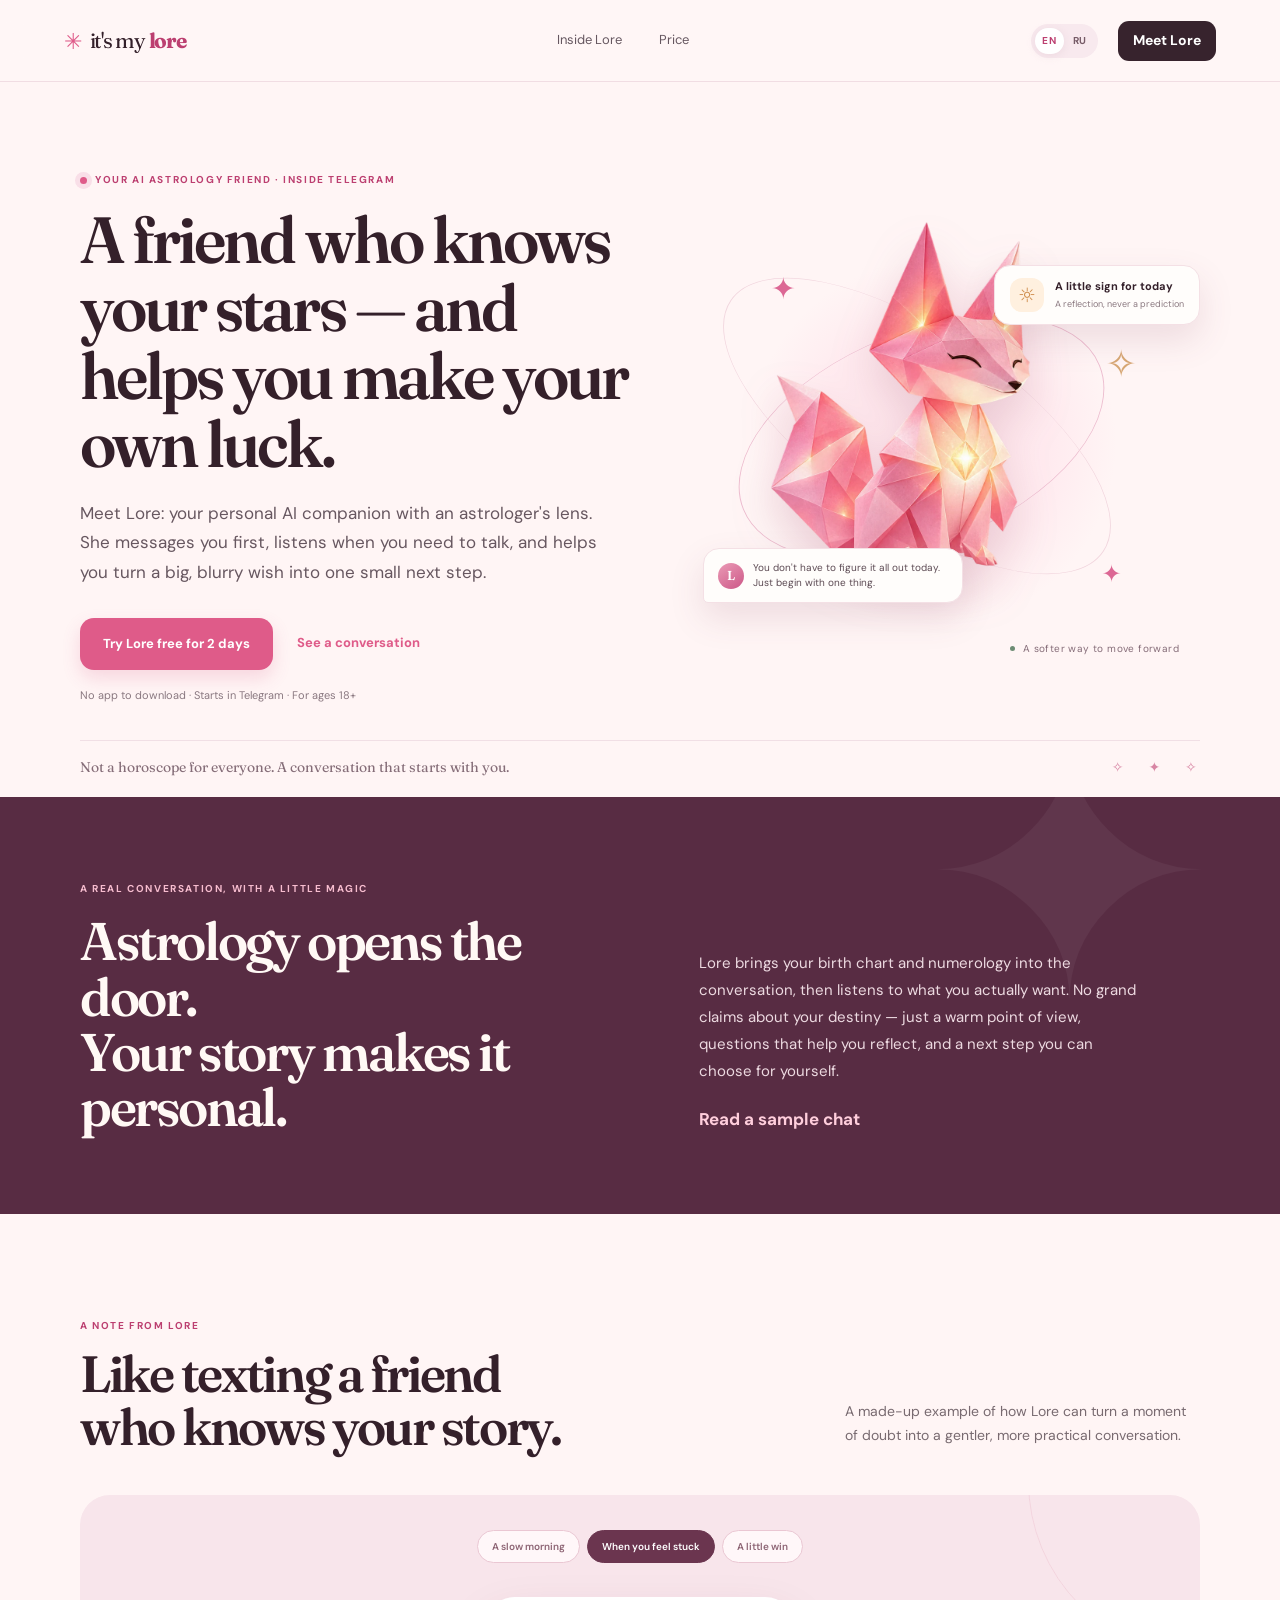
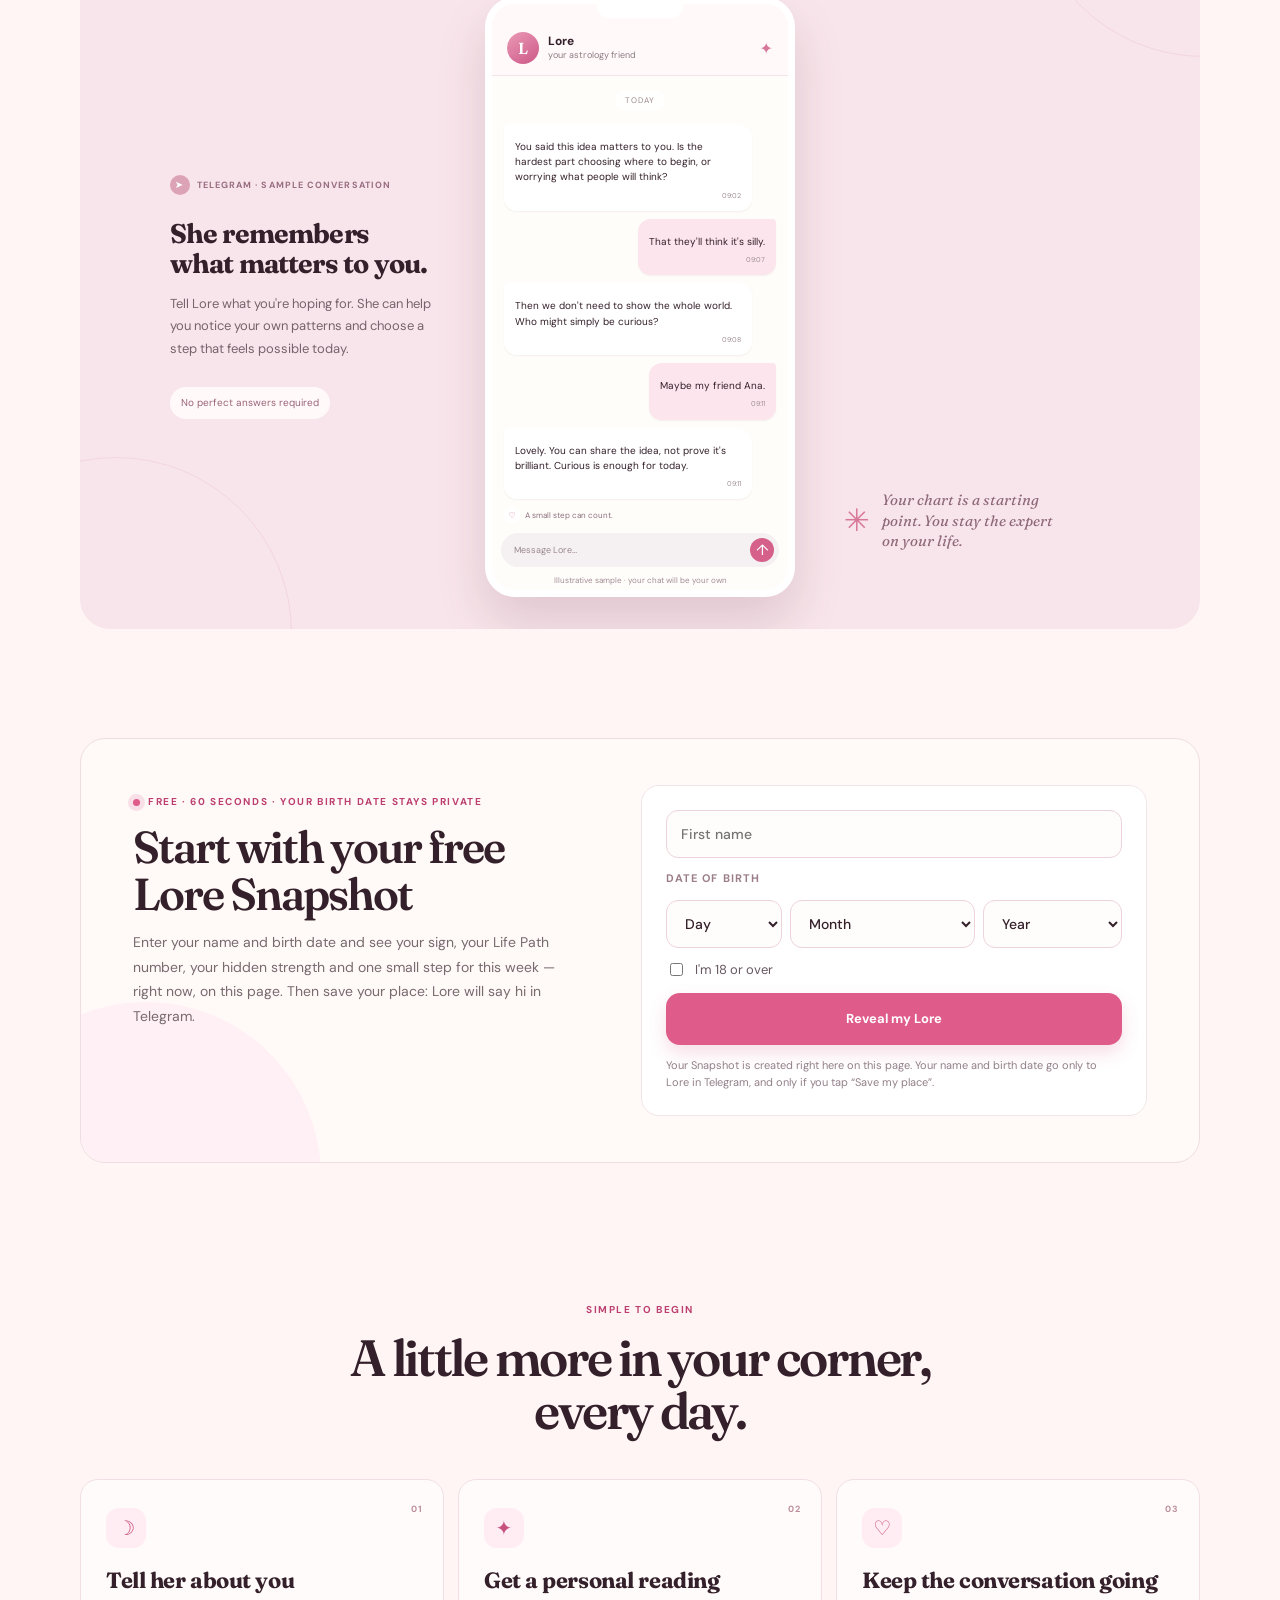
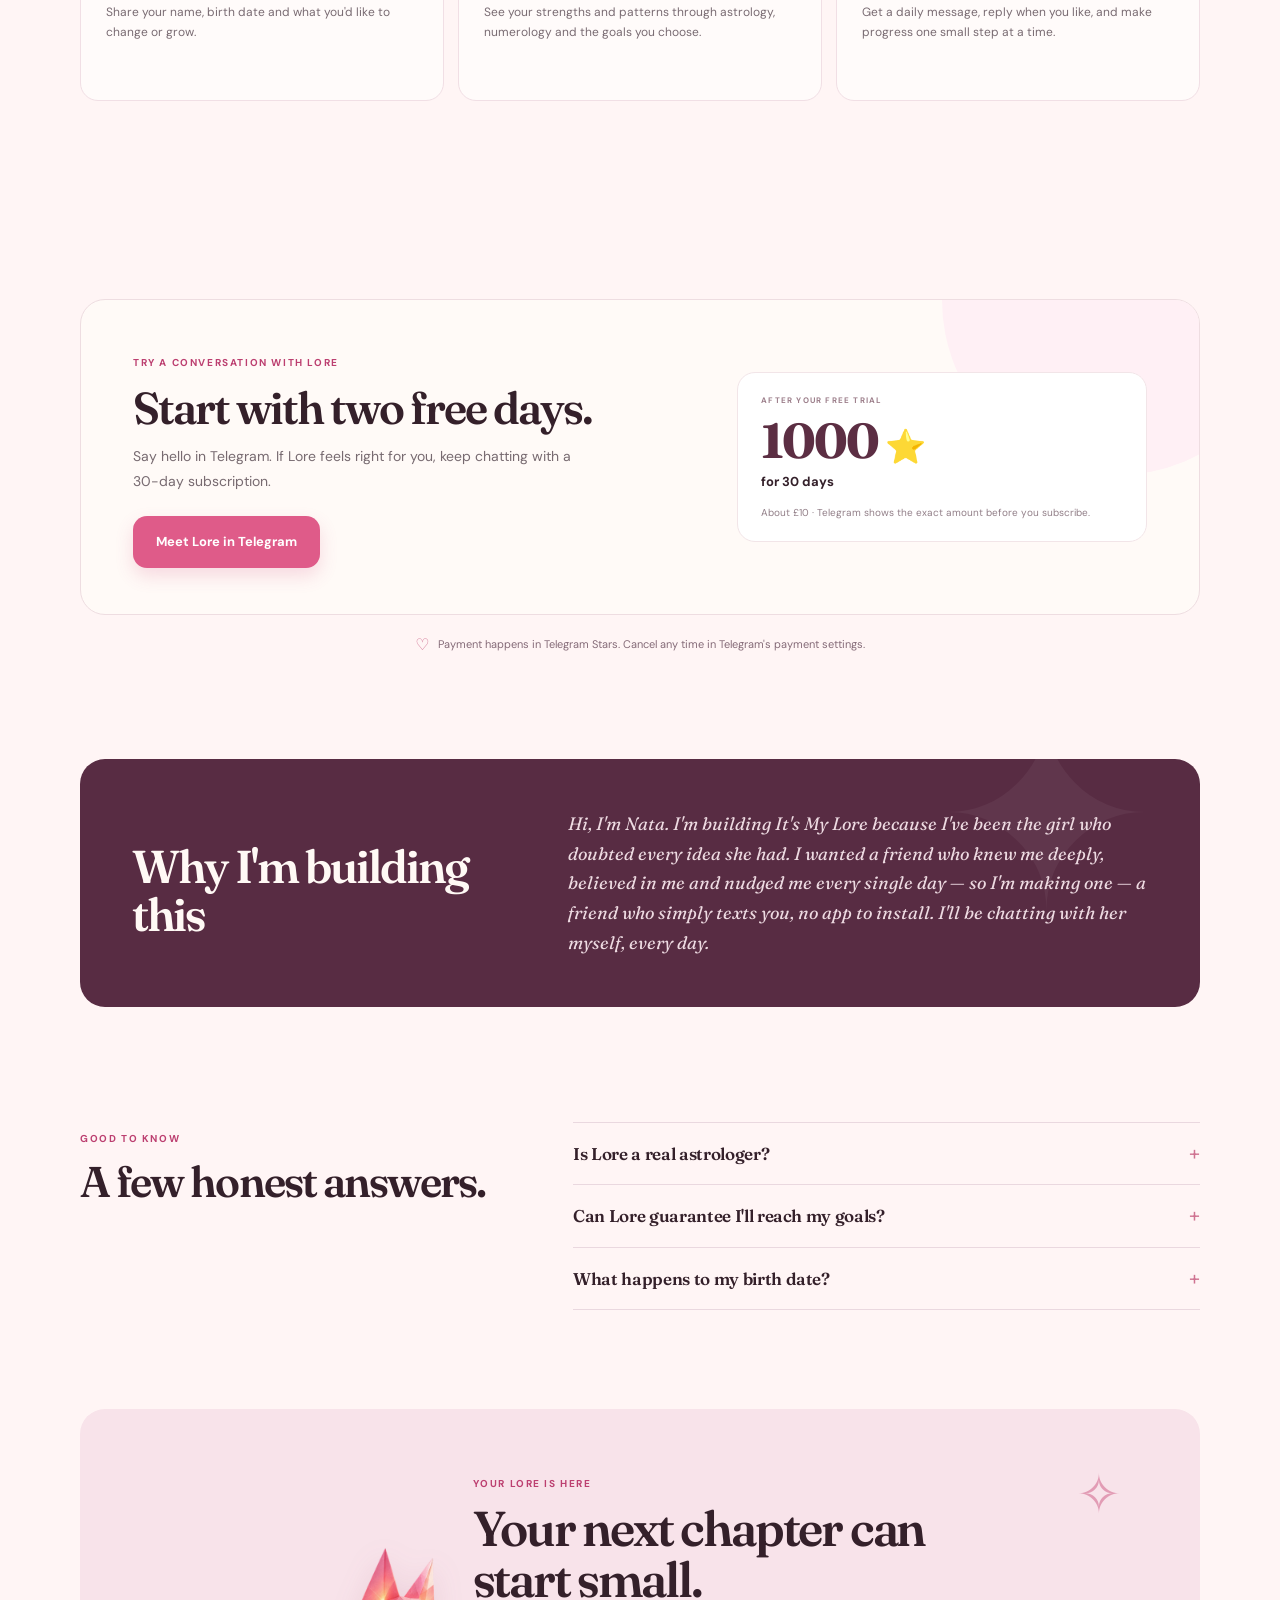
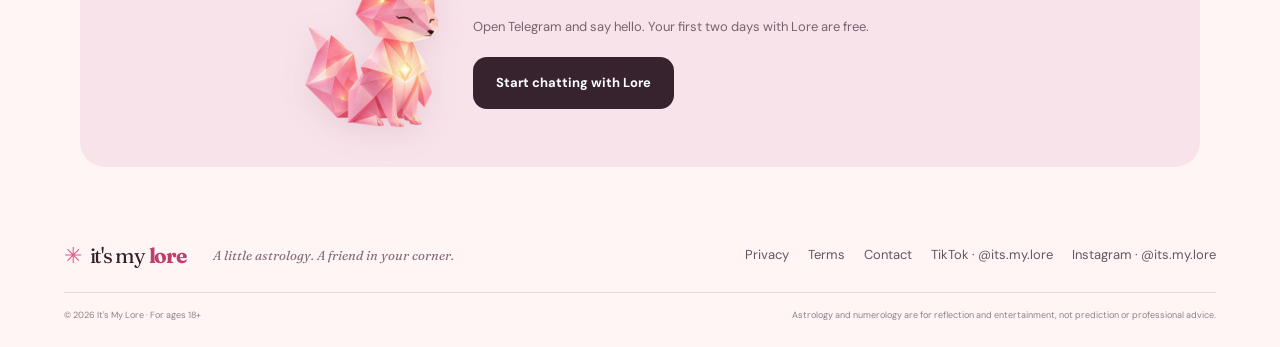
<file: index.html>
<!doctype html>
<html lang="en">
<head>
  <meta charset="utf-8">
<!-- Google Tag Manager -->
<script>(function(w,d,s,l,i){w[l]=w[l]||[];w[l].push({'gtm.start':new Date().getTime(),event:'gtm.js'});var f=d.getElementsByTagName(s)[0],j=d.createElement(s),dl=l!='dataLayer'?'&l='+l:'';j.async=true;j.src='https://www.googletagmanager.com/gtm.js?id='+i+dl;f.parentNode.insertBefore(j,f);})(window,document,'script','dataLayer','GTM-NJ2HK5VQ');</script>
  <meta name="viewport" content="width=device-width, initial-scale=1">
  <meta name="theme-color" content="#ea6f98">
  <link rel="icon" type="image/svg+xml" href="/assets/fox-mark.svg">
  <link rel="icon" type="image/png" sizes="32x32" href="/favicon.png">
  <link rel="apple-touch-icon" sizes="180x180" href="/apple-touch-icon.png">
  <title>It's My Lore — Your AI Astrology Friend on Telegram</title>
  <meta name="description" content="Meet Lore, your AI astrology friend in Telegram. Get personal daily reflections and gentle nudges that help you turn what you want into one small next step.">
  <link rel="canonical" href="https://itsmylore.app/">
  <link rel="alternate" hreflang="en" href="https://itsmylore.app/">
  <link rel="alternate" hreflang="ru" href="https://itsmylore.app/ru/">
  <link rel="alternate" hreflang="x-default" href="https://itsmylore.app/">
  <meta property="og:type" content="website">
  <meta property="og:site_name" content="It's My Lore">
  <meta property="og:title" content="It&#x27;s My Lore — Your AI Astrology Friend on Telegram">
  <meta property="og:description" content="Meet Lore, your AI astrology friend in Telegram. Get personal daily reflections and gentle nudges that help you turn what you want into one small next step.">
  <meta property="og:url" content="https://itsmylore.app/">
  <meta property="og:locale" content="en_GB">
  <meta property="og:locale:alternate" content="ru_RU">
  <meta property="og:image" content="https://itsmylore.app/og-lore.png">
  <meta property="og:image:width" content="1200">
  <meta property="og:image:height" content="630">
  <meta name="twitter:card" content="summary_large_image">
  <script type="application/ld+json">
{
  "@context": "https://schema.org",
  "@type": "Organization",
  "name": "It's My Lore",
  "url": "https://itsmylore.app/",
  "logo": "https://itsmylore.app/apple-touch-icon.png",
  "email": "hello@itsmylore.app"
}
</script>
<script type="application/ld+json">
{
  "@context": "https://schema.org",
  "@type": "FAQPage",
  "inLanguage": "en",
  "mainEntity": [
    {
      "@type": "Question",
      "name": "Is Lore a real astrologer?",
      "acceptedAnswer": {
        "@type": "Answer",
        "text": "Lore is an AI companion that uses astrology and numerology as symbolic traditions for reflection. She isn't a human astrologer, and her messages aren't predictions or professional advice."
      }
    },
    {
      "@type": "Question",
      "name": "Can Lore guarantee I'll reach my goals?",
      "acceptedAnswer": {
        "@type": "Answer",
        "text": "No. Lore can help you reflect, break a goal into smaller steps and notice your own progress. What you choose to do remains up to you."
      }
    },
    {
      "@type": "Question",
      "name": "What happens to my birth date?",
      "acceptedAnswer": {
        "@type": "Answer",
        "text": "Your birth details are used to personalise your experience in Telegram. Review the Privacy page before sharing information, and only share what you're comfortable providing."
      }
    }
  ]
}
</script>
  <link rel="preconnect" href="https://fonts.googleapis.com">
  <link rel="preconnect" href="https://fonts.gstatic.com" crossorigin>
  <link href="https://fonts.googleapis.com/css2?family=DM+Sans:wght@400;500;600;700&family=Fraunces:opsz,wght@9..144,500;9..144,600;9..144,700&display=swap" rel="stylesheet">
  <link rel="stylesheet" href="/assets/site.css">
  <script defer src="/assets/app.js"></script>
</head>
<body data-locale="en">
<noscript><iframe src="https://www.googletagmanager.com/ns.html?id=GTM-NJ2HK5VQ" height="0" width="0" style="display:none;visibility:hidden"></iframe></noscript>
  <a class="skip" href="#main" data-i18n="skip">Skip to content</a>
  <header class="site-header">
    <a class="brand" href="/" aria-label="It's My Lore home"><span class="brand-mark">✳</span><span>it's my <b>lore</b></span></a>
    <nav class="desktop-nav" aria-label="Main navigation">
      <a href="#inside" data-i18n="nav_inside">Inside Lore</a>
      <a href="#price" data-i18n="nav_price">Price</a>
    </nav>
    <div class="header-actions">
      <div class="languages" aria-label="Choose language">
        <a href="/" lang="en" aria-current="page">EN</a><a href="/ru/" lang="ru">RU</a>
      </div>
      <a class="button button-small button-dark header-cta" data-bot href="https://t.me/Lore_app?start=landing_en"><span data-i18n="nav_cta">Meet Lore</span></a>
    </div>
  </header>

  <main id="main">
    <section class="hero section-wrap">
      <div class="hero-copy">
        <div class="eyebrow"><span class="eyebrow-dot"></span><span data-i18n="hero_eyebrow">YOUR AI ASTROLOGY FRIEND · INSIDE TELEGRAM</span></div>
        <h1 data-i18n="hero_title">A friend who knows your stars — and helps you make your own luck.</h1>
        <p class="hero-lead" data-i18n="hero_lead">Meet Lore: your personal AI companion with an astrologer's lens. She messages you first, listens when you need to talk, and helps you turn a big, blurry wish into one small next step.</p>
        <div class="hero-actions">
          <a class="button button-primary" data-bot href="https://t.me/Lore_app?start=landing_en"><span data-i18n="hero_cta">Try Lore free for 2 days</span></a>
          <a class="text-link" href="#inside"><span data-i18n="hero_secondary">See a conversation</span></a>
        </div>
        <p class="hero-note"><span data-i18n="hero_note">No app to download · Starts in Telegram · For ages 18+</span></p>
      </div>
      <div class="hero-art" aria-label="Lore the pink origami fox beside a sample Telegram conversation">
        <div class="art-orbit orbit-one"></div><div class="art-orbit orbit-two"></div>
        <div class="star star-one">✦</div><div class="star star-two">✧</div><div class="star star-three">✦</div>
        <div class="fox-halo"></div>
        <img class="fox-image" src="/assets/lore-fox.webp" alt="Lore, the pink origami fox" fetchpriority="high">
        <div class="floating-note"><span class="note-icon">☼</span><span><b data-i18n="art_note_title">A little sign for today</b><small data-i18n="art_note_sub">A reflection, never a prediction</small></span></div>
        <div class="mini-message"><span class="mini-avatar">L</span><span data-i18n="art_bubble">You don't have to figure it all out today. Just begin with one thing.</span></div>
        <div class="art-caption"><span class="caption-dot"></span><span data-i18n="art_caption">A softer way to move forward</span></div>
      </div>
      <div class="hero-bottomline"><span data-i18n="hero_bottom">Not a horoscope for everyone. A conversation that starts with you.</span><span class="bottom-stars">✧ &nbsp; ✦ &nbsp; ✧</span></div>
    </section>

    <section class="intro-band" id="inside">
      <div class="section-wrap intro-grid">
        <div class="intro-heading"><p class="eyebrow eyebrow-light" data-i18n="inside_eyebrow">A REAL CONVERSATION, WITH A LITTLE MAGIC</p><h2 data-i18n="inside_title">Astrology opens the door.<br>Your story makes it personal.</h2></div>
        <div class="intro-copy"><p data-i18n="inside_copy">Lore brings your birth chart and numerology into the conversation, then listens to what you actually want. No grand claims about your destiny — just a warm point of view, questions that help you reflect, and a next step you can choose for yourself.</p><a class="light-link" href="#conversation"><span data-i18n="inside_link">Read a sample chat</span></a></div>
      </div>
    </section>

    <section class="conversation-section section-wrap" id="conversation">
      <div class="section-heading split-heading">
        <div><p class="eyebrow" data-i18n="chat_eyebrow">A NOTE FROM LORE</p><h2 data-i18n="chat_title">Like texting a friend<br>who knows your story.</h2></div>
        <p data-i18n="chat_intro">A made-up example of how Lore can turn a moment of doubt into a gentler, more practical conversation.</p>
      </div>
      <div class="chat-demo">
        <div class="chat-tabs" role="tablist" aria-label="Choose a sample conversation"><button type="button" role="tab" aria-selected="false" class="chat-tab" data-chat="morning" data-i18n="chat_tab_morning">A slow morning</button><button type="button" role="tab" aria-selected="true" class="chat-tab active" data-chat="stuck" data-i18n="chat_tab_stuck">When you feel stuck</button><button type="button" role="tab" aria-selected="false" class="chat-tab" data-chat="win" data-i18n="chat_tab_win">A little win</button></div>
        <div class="chat-side"><div class="chat-label"><span class="telegram-symbol">➤</span><span>TELEGRAM · <span data-i18n="chat_sample">SAMPLE CONVERSATION</span></span></div><h3 data-i18n="chat_side_title">She remembers what matters to you.</h3><p data-i18n="chat_side_copy">Tell Lore what you're hoping for. She can help you notice your own patterns and choose a step that feels possible today.</p><span class="chat-tag" data-i18n="chat_tag">No perfect answers required</span></div>
        <div class="phone-shell" aria-label="Sample chat with Lore">
          <div class="phone-top"><span class="phone-notch"></span><div class="chat-profile"><span class="profile-avatar">L</span><span><b>Lore</b><small data-i18n="profile_sub">your astrology friend</small></span><span class="profile-star">✦</span></div></div>
          <div class="chat-body"><div class="day-pill" data-i18n="chat_today">TODAY</div><div class="chat-flow" aria-live="polite">
            <div class="chat-bubble lore-bubble"><small data-i18n="chat_morning">A NOTE FOR YOUR MORNING</small><p data-i18n="chat_message1">Your curiosity is one of your strengths. Today, let it lead you to one useful question — not ten new tabs.</p><time>09:02</time></div>
            <div class="chat-bubble user-bubble"><p data-i18n="chat_message2">I keep putting off the idea I've been excited about.</p><time>09:17</time></div>
            <div class="chat-bubble lore-bubble"><p data-i18n="chat_message3">That doesn't mean the idea is wrong. What is the smallest version you could try in 20 minutes?</p><time>09:17</time></div>
          </div><div class="chat-reaction"><span>♡</span><span data-i18n="chat_reaction">A small step can count.</span></div></div>
          <div class="chat-compose"><span data-i18n="chat_reply">Message Lore…</span><span class="send-button" aria-hidden="true">↑</span></div>
          <div class="phone-disclaimer" data-i18n="chat_disclaimer">Illustrative sample · your chat will be your own</div>
        </div>
        <div class="conversation-side-note"><span class="hand-drawn-star">✳</span><span data-i18n="chat_side_note">Your chart is a starting point. You stay the expert on your life.</span></div>
      </div>
    </section>

    <section class="snapshot-section section-wrap" id="snapshot-form">
      <div class="snapshot-card">
        <div class="snapshot-copy"><p class="eyebrow"><span class="eyebrow-dot"></span><span>Free · 60 seconds · Your birth date stays private</span></p><h2>Start with your free Lore Snapshot</h2><p>Enter your name and birth date and see your sign, your Life Path number, your hidden strength and one small step for this week — right now, on this page. Then save your place: Lore will say hi in Telegram.</p></div>
        <div class="snapshot-form-wrap">
          <form id="lore-form" class="snapshot-form">
            <input type="text" name="first_name" placeholder="First name" aria-label="First name" autocomplete="given-name" required>
            <label class="dob-label" id="dob-label" for="dob-day">Date of birth</label>
            <div class="dob" role="group" aria-labelledby="dob-label">
              <select id="dob-day" name="dob_day" aria-label="Day" required><option value="" disabled selected>Day</option><option value="01">1</option><option value="02">2</option><option value="03">3</option><option value="04">4</option><option value="05">5</option><option value="06">6</option><option value="07">7</option><option value="08">8</option><option value="09">9</option><option value="10">10</option><option value="11">11</option><option value="12">12</option><option value="13">13</option><option value="14">14</option><option value="15">15</option><option value="16">16</option><option value="17">17</option><option value="18">18</option><option value="19">19</option><option value="20">20</option><option value="21">21</option><option value="22">22</option><option value="23">23</option><option value="24">24</option><option value="25">25</option><option value="26">26</option><option value="27">27</option><option value="28">28</option><option value="29">29</option><option value="30">30</option><option value="31">31</option></select>
              <select id="dob-month" name="dob_month" aria-label="Month" required><option value="" disabled selected>Month</option><option value="01">January</option><option value="02">February</option><option value="03">March</option><option value="04">April</option><option value="05">May</option><option value="06">June</option><option value="07">July</option><option value="08">August</option><option value="09">September</option><option value="10">October</option><option value="11">November</option><option value="12">December</option></select>
              <select id="dob-year" name="dob_year" aria-label="Year" required><option value="" disabled selected>Year</option></select>
            </div>
            <input type="hidden" id="dob" name="dob">
            <p id="dob-error" role="alert" hidden></p>
            <label class="check"><input type="checkbox" name="adult" required> I'm 18 or over</label>
            <button class="button button-primary" type="submit">Reveal my Lore</button>
            <p class="small">Your Snapshot is created right here on this page. Your name and birth date go only to Lore in Telegram, and only if you tap “Save my place”.</p>
          </form>
          <div id="snapshot" class="snapshot-result" hidden aria-live="polite">
            <div class="result-card" id="snapshot-body"></div>
            <div id="thanks"></div>
          </div>
        </div>
      </div>
    </section>

    <section class="how-section section-wrap">
      <div class="section-heading"><p class="eyebrow" data-i18n="how_eyebrow">SIMPLE TO BEGIN</p><h2 data-i18n="how_title">A little more in your corner,<br>every day.</h2></div>
      <div class="how-grid">
        <article class="how-card"><span class="step-number">01</span><span class="step-symbol">☽</span><h3 data-i18n="step1_title">Tell her about you</h3><p data-i18n="step1_copy">Share your name, birth date and what you'd like to change or grow.</p></article>
        <article class="how-card"><span class="step-number">02</span><span class="step-symbol">✦</span><h3 data-i18n="step2_title">Get a personal reading</h3><p data-i18n="step2_copy">See your strengths and patterns through astrology, numerology and the goals you choose.</p></article>
        <article class="how-card"><span class="step-number">03</span><span class="step-symbol">♡</span><h3 data-i18n="step3_title">Keep the conversation going</h3><p data-i18n="step3_copy">Get a daily message, reply when you like, and make progress one small step at a time.</p></article>
      </div>
    </section>

    <section class="price-section section-wrap" id="price">
      <div class="price-card"><div class="price-copy"><p class="eyebrow" data-i18n="price_eyebrow">TRY A CONVERSATION WITH LORE</p><h2 data-i18n="price_title">Start with two free days.</h2><p data-i18n="price_copy">Say hello in Telegram. If Lore feels right for you, keep chatting with a 30-day subscription.</p><a class="button button-primary" data-bot href="https://t.me/Lore_app?start=landing_en"><span data-i18n="price_cta">Meet Lore in Telegram</span></a></div><div class="price-amount"><span data-i18n="price_after">AFTER YOUR FREE TRIAL</span><b>1000 <span>⭐</span></b><strong data-i18n="price_duration">for 30 days</strong><small data-i18n="price_approx">About £10 · Telegram shows the exact amount before you subscribe.</small></div></div>
      <div class="price-reassurance"><span>♡</span><span data-i18n="price_reassure">Payment happens in Telegram Stars. Cancel any time in Telegram's payment settings.</span></div>
    </section>

    <section class="why-section section-wrap">
      <div class="why-card"><h2>Why I'm building this</h2><p>Hi, I'm Nata. I'm building It's My Lore because I've been the girl who doubted every idea she had. I wanted a friend who knew me deeply, believed in me and nudged me every single day — so I'm making one — a friend who simply texts you, no app to install. I'll be chatting with her myself, every day.</p></div>
    </section>

    <section class="faq-section section-wrap">
      <div class="faq-heading"><p class="eyebrow" data-i18n="faq_eyebrow">GOOD TO KNOW</p><h2 data-i18n="faq_title">A few honest answers.</h2></div>
      <div class="faq-list">
        <details><summary data-i18n="faq1_q">Is Lore a real astrologer?</summary><p data-i18n="faq1_a">Lore is an AI companion that uses astrology and numerology as symbolic traditions for reflection. She isn't a human astrologer, and her messages aren't predictions or professional advice.</p></details>
        <details><summary data-i18n="faq2_q">Can Lore guarantee I'll reach my goals?</summary><p data-i18n="faq2_a">No. Lore can help you reflect, break a goal into smaller steps and notice your own progress. What you choose to do remains up to you.</p></details>
        <details><summary data-i18n="faq3_q">What happens to my birth date?</summary><p data-i18n="faq3_a">Your birth details are used to personalise your experience in Telegram. Review the Privacy page before sharing information, and only share what you're comfortable providing.</p></details>
      </div>
    </section>

    <section class="final-cta section-wrap"><div class="final-fox"><img src="/assets/lore-fox.webp" alt="" loading="lazy"></div><div class="final-copy"><p class="eyebrow" data-i18n="final_eyebrow">YOUR LORE IS HERE</p><h2 data-i18n="final_title">Your next chapter can start small.</h2><p data-i18n="final_copy">Open Telegram and say hello. Your first two days with Lore are free.</p><a class="button button-dark" data-bot href="https://t.me/Lore_app?start=landing_en"><span data-i18n="final_cta">Start chatting with Lore</span></a></div><div class="final-sparkle">✧</div></section>
  </main>
  <footer class="site-footer"><div class="footer-top"><a class="brand" href="/"><span class="brand-mark">✳</span><span>it's my <b>lore</b></span></a><p data-i18n="footer_tagline">A little astrology. A friend in your corner.</p><div class="footer-links"><a href="https://itsmylore.app/privacy/" data-i18n="footer_privacy">Privacy</a><a href="https://itsmylore.app/terms/" data-i18n="footer_terms">Terms</a><a href="mailto:hello@itsmylore.app" data-i18n="footer_contact">Contact</a><a href="https://www.tiktok.com/@its.my.lore" target="_blank" rel="noopener noreferrer">TikTok · @its.my.lore</a><a href="https://www.instagram.com/its.my.lore/" target="_blank" rel="noopener noreferrer">Instagram · @its.my.lore</a></div></div><div class="footer-bottom"><span data-i18n="footer_copyright">© 2026 It's My Lore · For ages 18+</span><span data-i18n="footer_disclaimer">Astrology and numerology are for reflection and entertainment, not prediction or professional advice.</span></div></footer>
</body>
</html>
</file>
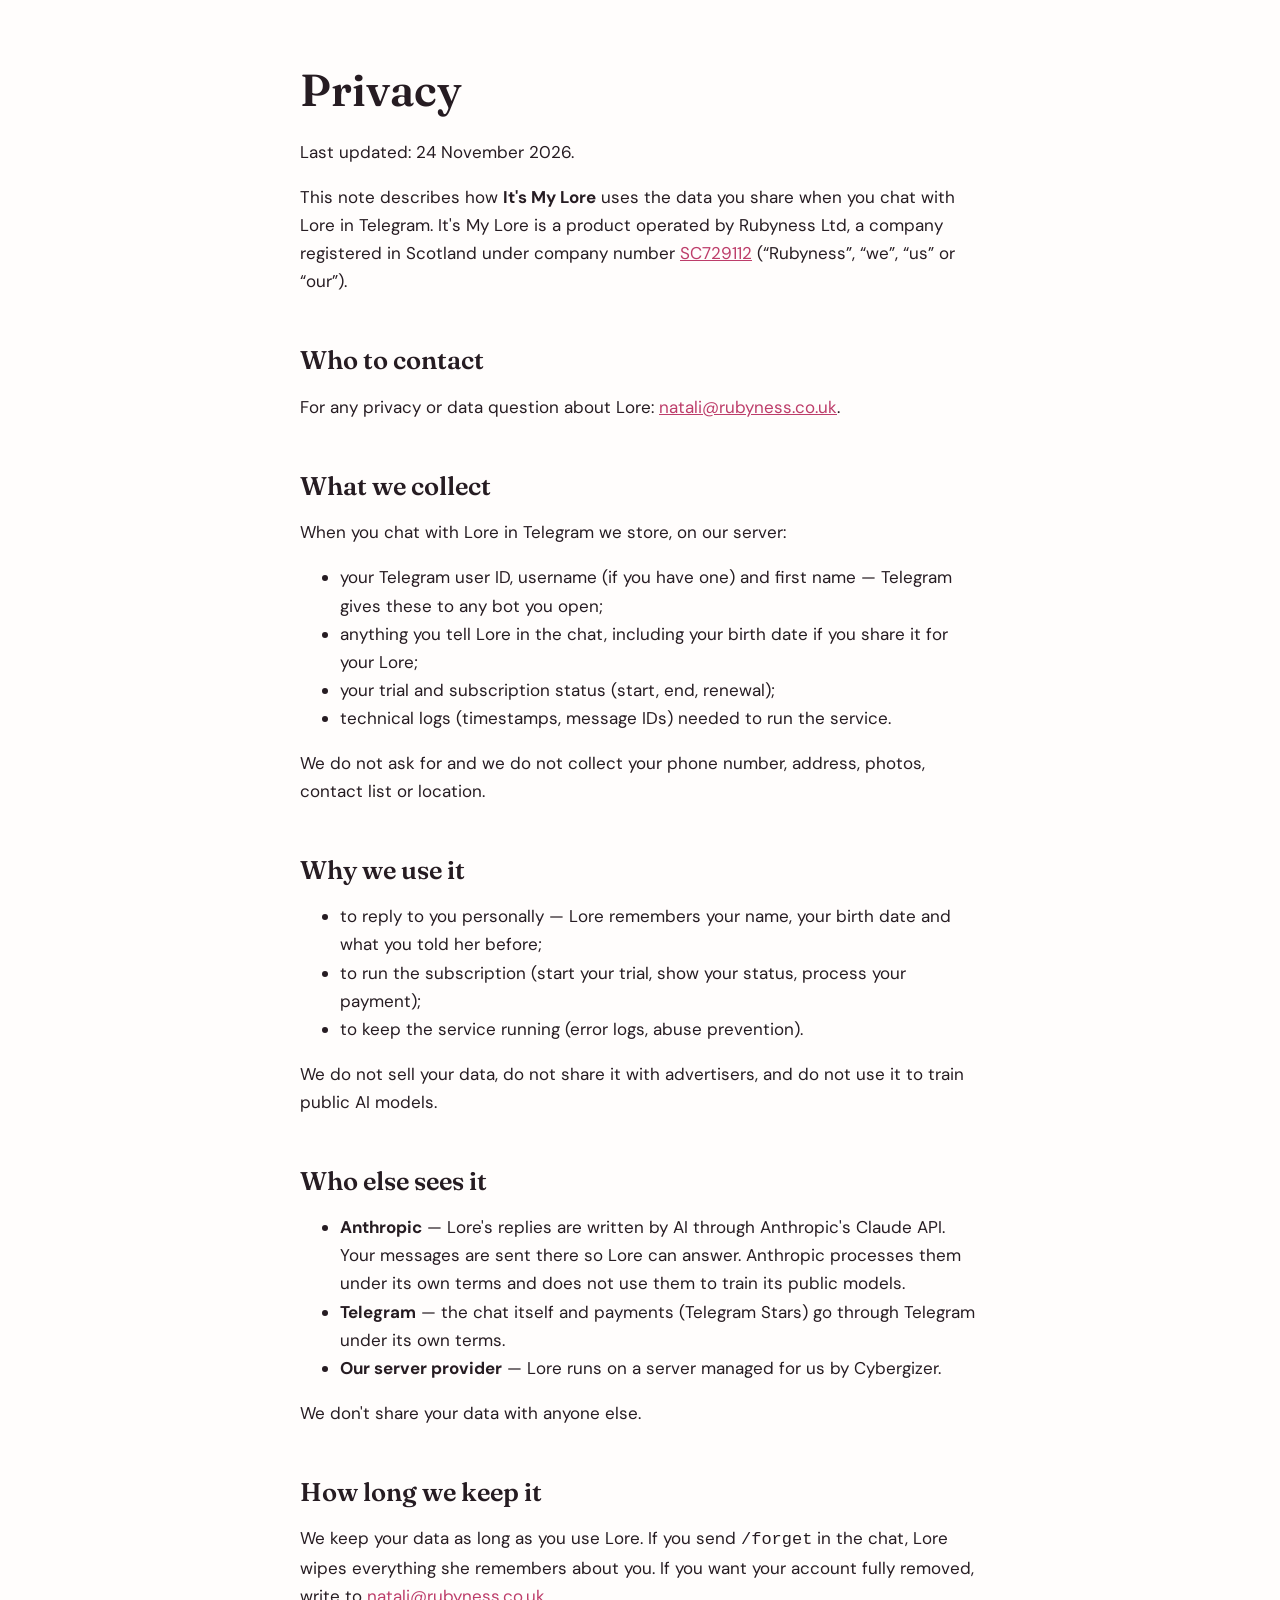
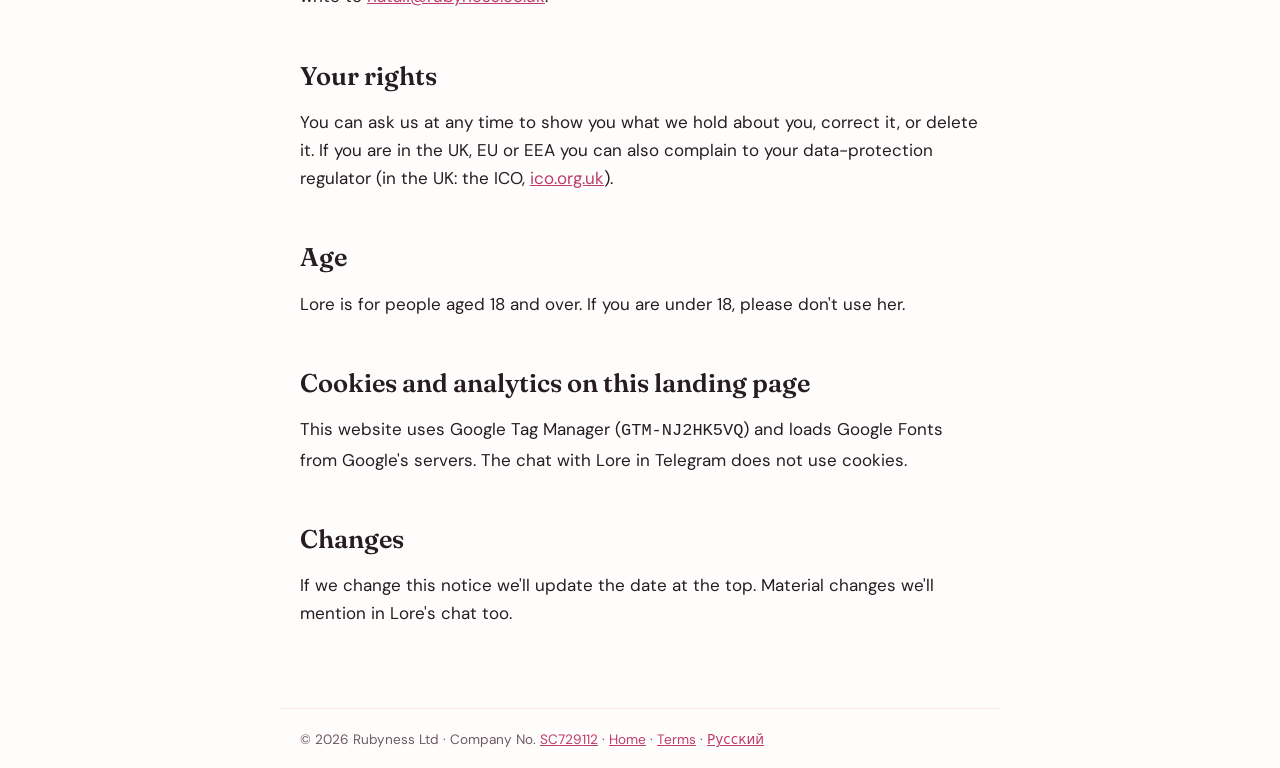
<file: privacy/index.html>
<!doctype html>
<html lang="en-GB">
<head>
<meta charset="utf-8">
<script>(function(w,d,s,l,i){w[l]=w[l]||[];w[l].push({'gtm.start':new Date().getTime(),event:'gtm.js'});var f=d.getElementsByTagName(s)[0],j=d.createElement(s),dl=l!='dataLayer'?'&l='+l:'';j.async=true;j.src='https://www.googletagmanager.com/gtm.js?id='+i+dl;f.parentNode.insertBefore(j,f);})(window,document,'script','dataLayer','GTM-NJ2HK5VQ');</script>
<meta name="viewport" content="width=device-width, initial-scale=1">
<title>Privacy — It's My Lore</title>
<meta name="description" content="How It's My Lore uses the data you share with Lore in Telegram.">
<link rel="canonical" href="https://itsmylore.app/privacy/">
<link rel="preconnect" href="https://fonts.googleapis.com">
<link href="https://fonts.googleapis.com/css2?family=DM+Sans:wght@400;600;700&family=Fraunces:opsz,wght@9..144,600&display=swap" rel="stylesheet">
<style>
  :root { --paper:#fffdfc; --paper2:#fce8ee; --ink:#261c22; --pink:#ea6f98; --pink-dark:#bd3d6a; --muted:#6f5a66; }
  * { box-sizing:border-box; }
  body { margin:0; background:var(--paper); color:var(--ink); font:17px/1.65 "DM Sans",system-ui,sans-serif; }
  h1,h2 { font-family:"Fraunces",Georgia,serif; font-weight:600; line-height:1.15; margin:0 0 .5em; }
  h1 { font-size:clamp(2rem,4.5vw,2.8rem); }
  h2 { font-size:clamp(1.2rem,2.5vw,1.6rem); margin-top:2em; }
  main { max-width:720px; margin:0 auto; padding:64px 20px; }
  a { color:var(--pink-dark); }
  footer { max-width:720px; margin:0 auto; padding:20px; font-size:.85rem; color:var(--muted); border-top:1px solid var(--paper2); }
</style>
</head>
<body>
<noscript><iframe src="https://www.googletagmanager.com/ns.html?id=GTM-NJ2HK5VQ" height="0" width="0" style="display:none;visibility:hidden"></iframe></noscript>
<main>
<h1>Privacy</h1>
<p class="small">Last updated: 24 November 2026.</p>

<p>This note describes how <strong>It's My Lore</strong> uses the data you share when you chat with Lore in Telegram. It's My Lore is a product operated by Rubyness Ltd, a company registered in Scotland under company number <a href="https://find-and-update.company-information.service.gov.uk/company/SC729112" rel="noopener">SC729112</a> (“Rubyness”, “we”, “us” or “our”).</p>

<h2>Who to contact</h2>
<p>For any privacy or data question about Lore: <a href="mailto:natali@rubyness.co.uk">natali@rubyness.co.uk</a>.</p>

<h2>What we collect</h2>
<p>When you chat with Lore in Telegram we store, on our server:</p>
<ul>
  <li>your Telegram user ID, username (if you have one) and first name — Telegram gives these to any bot you open;</li>
  <li>anything you tell Lore in the chat, including your birth date if you share it for your Lore;</li>
  <li>your trial and subscription status (start, end, renewal);</li>
  <li>technical logs (timestamps, message IDs) needed to run the service.</li>
</ul>
<p>We do not ask for and we do not collect your phone number, address, photos, contact list or location.</p>

<h2>Why we use it</h2>
<ul>
  <li>to reply to you personally — Lore remembers your name, your birth date and what you told her before;</li>
  <li>to run the subscription (start your trial, show your status, process your payment);</li>
  <li>to keep the service running (error logs, abuse prevention).</li>
</ul>
<p>We do not sell your data, do not share it with advertisers, and do not use it to train public AI models.</p>

<h2>Who else sees it</h2>
<ul>
  <li><strong>Anthropic</strong> — Lore's replies are written by AI through Anthropic's Claude API. Your messages are sent there so Lore can answer. Anthropic processes them under its own terms and does not use them to train its public models.</li>
  <li><strong>Telegram</strong> — the chat itself and payments (Telegram Stars) go through Telegram under its own terms.</li>
  <li><strong>Our server provider</strong> — Lore runs on a server managed for us by Cybergizer.</li>
</ul>
<p>We don't share your data with anyone else.</p>

<h2>How long we keep it</h2>
<p>We keep your data as long as you use Lore. If you send <code>/forget</code> in the chat, Lore wipes everything she remembers about you. If you want your account fully removed, write to <a href="mailto:natali@rubyness.co.uk">natali@rubyness.co.uk</a>.</p>

<h2>Your rights</h2>
<p>You can ask us at any time to show you what we hold about you, correct it, or delete it. If you are in the UK, EU or EEA you can also complain to your data-protection regulator (in the UK: the ICO, <a href="https://ico.org.uk">ico.org.uk</a>).</p>

<h2>Age</h2>
<p>Lore is for people aged 18 and over. If you are under 18, please don't use her.</p>

<h2>Cookies and analytics on this landing page</h2>
<p>This website uses Google Tag Manager (<code>GTM-NJ2HK5VQ</code>) and loads Google Fonts from Google's servers. The chat with Lore in Telegram does not use cookies.</p>

<h2>Changes</h2>
<p>If we change this notice we'll update the date at the top. Material changes we'll mention in Lore's chat too.</p>
</main>
<footer>
  © 2026 Rubyness Ltd · Company No. <a href="https://find-and-update.company-information.service.gov.uk/company/SC729112" rel="noopener">SC729112</a> · <a href="/">Home</a> · <a href="/terms/">Terms</a> · <a href="/ru/privacy/">Русский</a>
</footer>
</body>
</html>
</file>
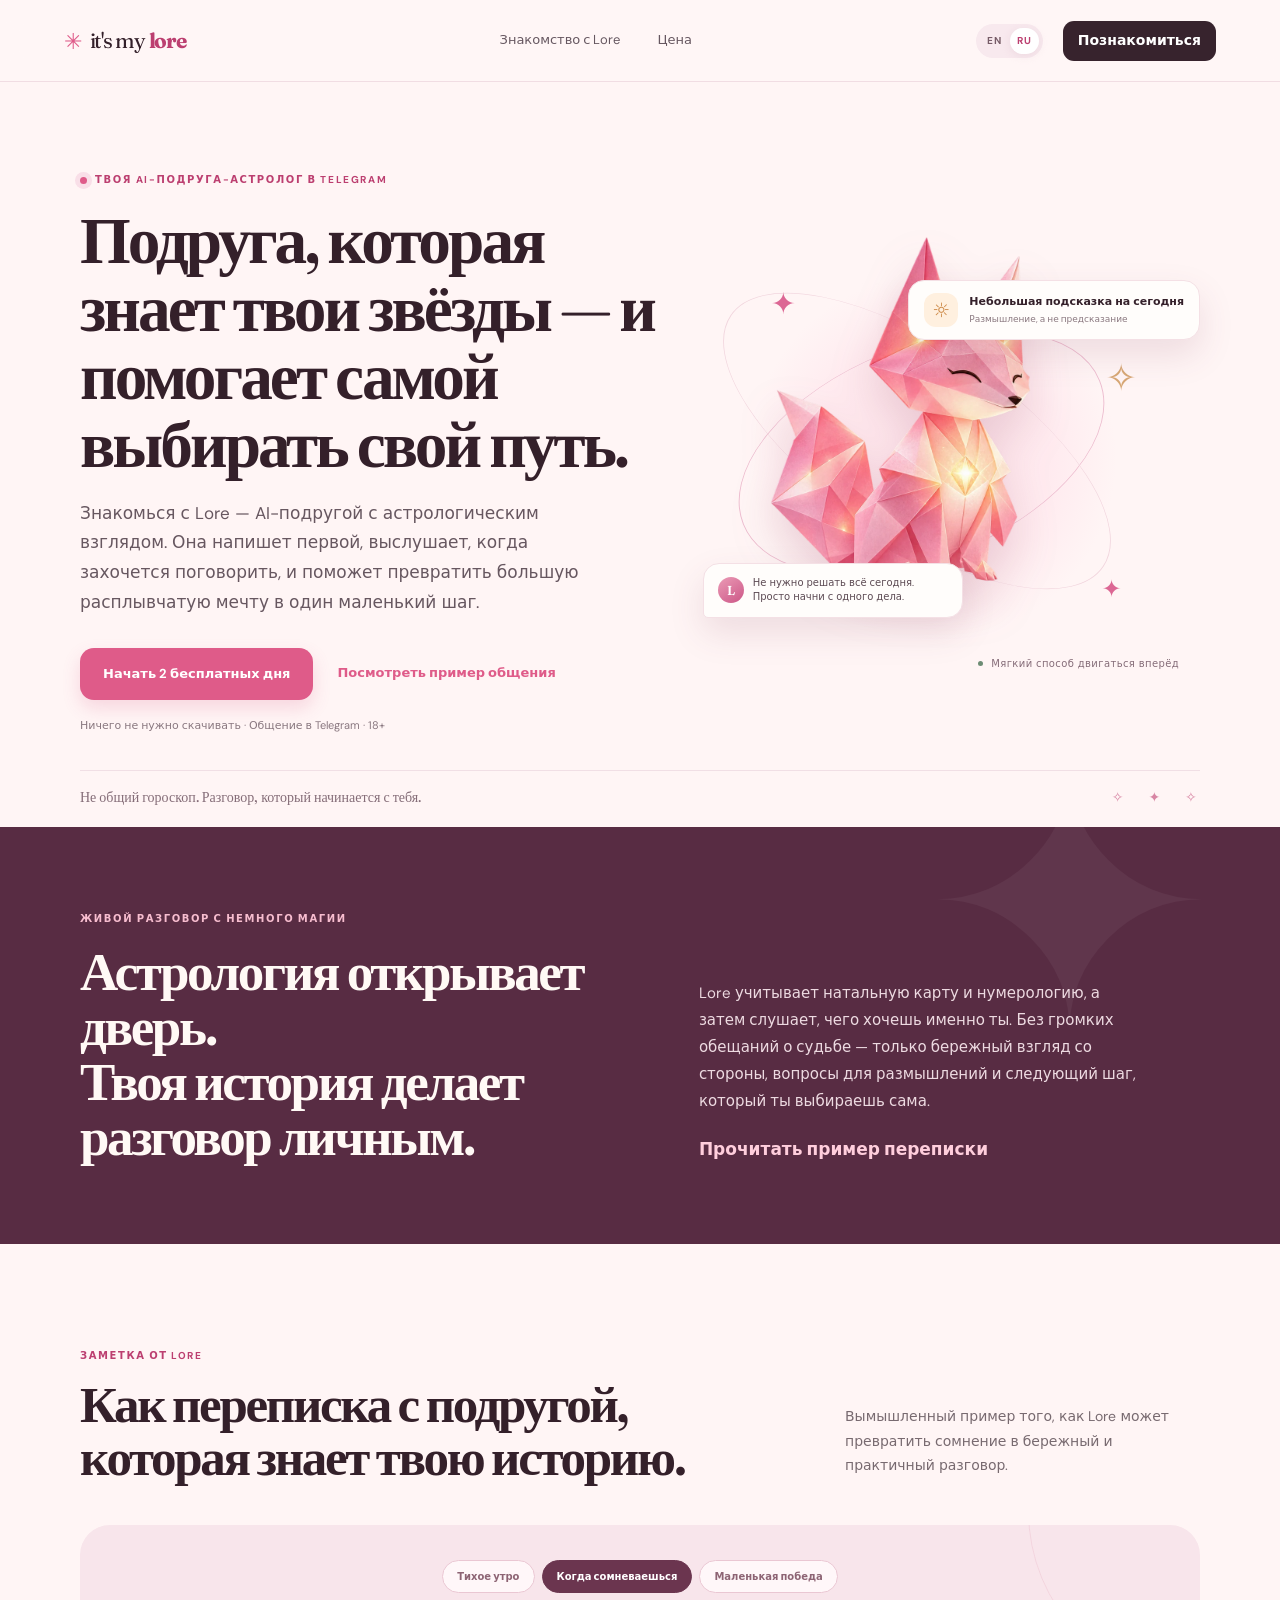
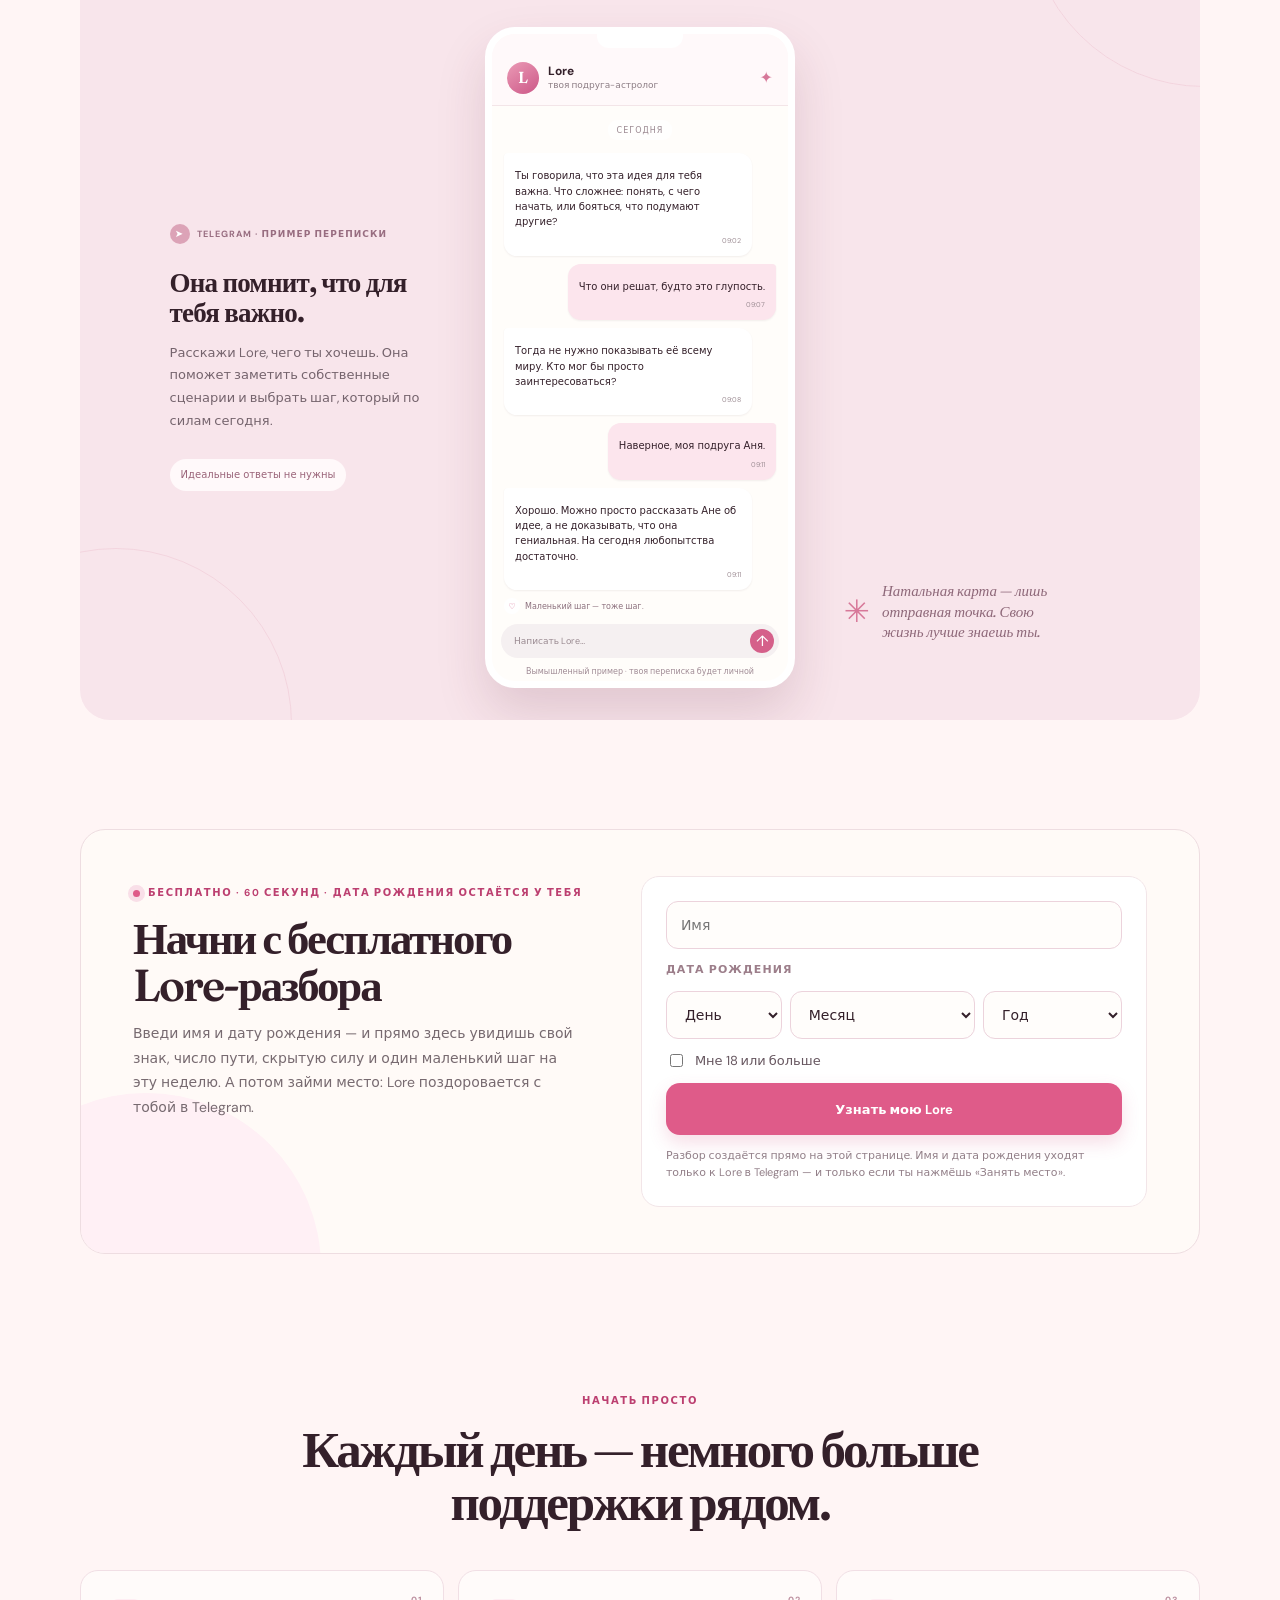
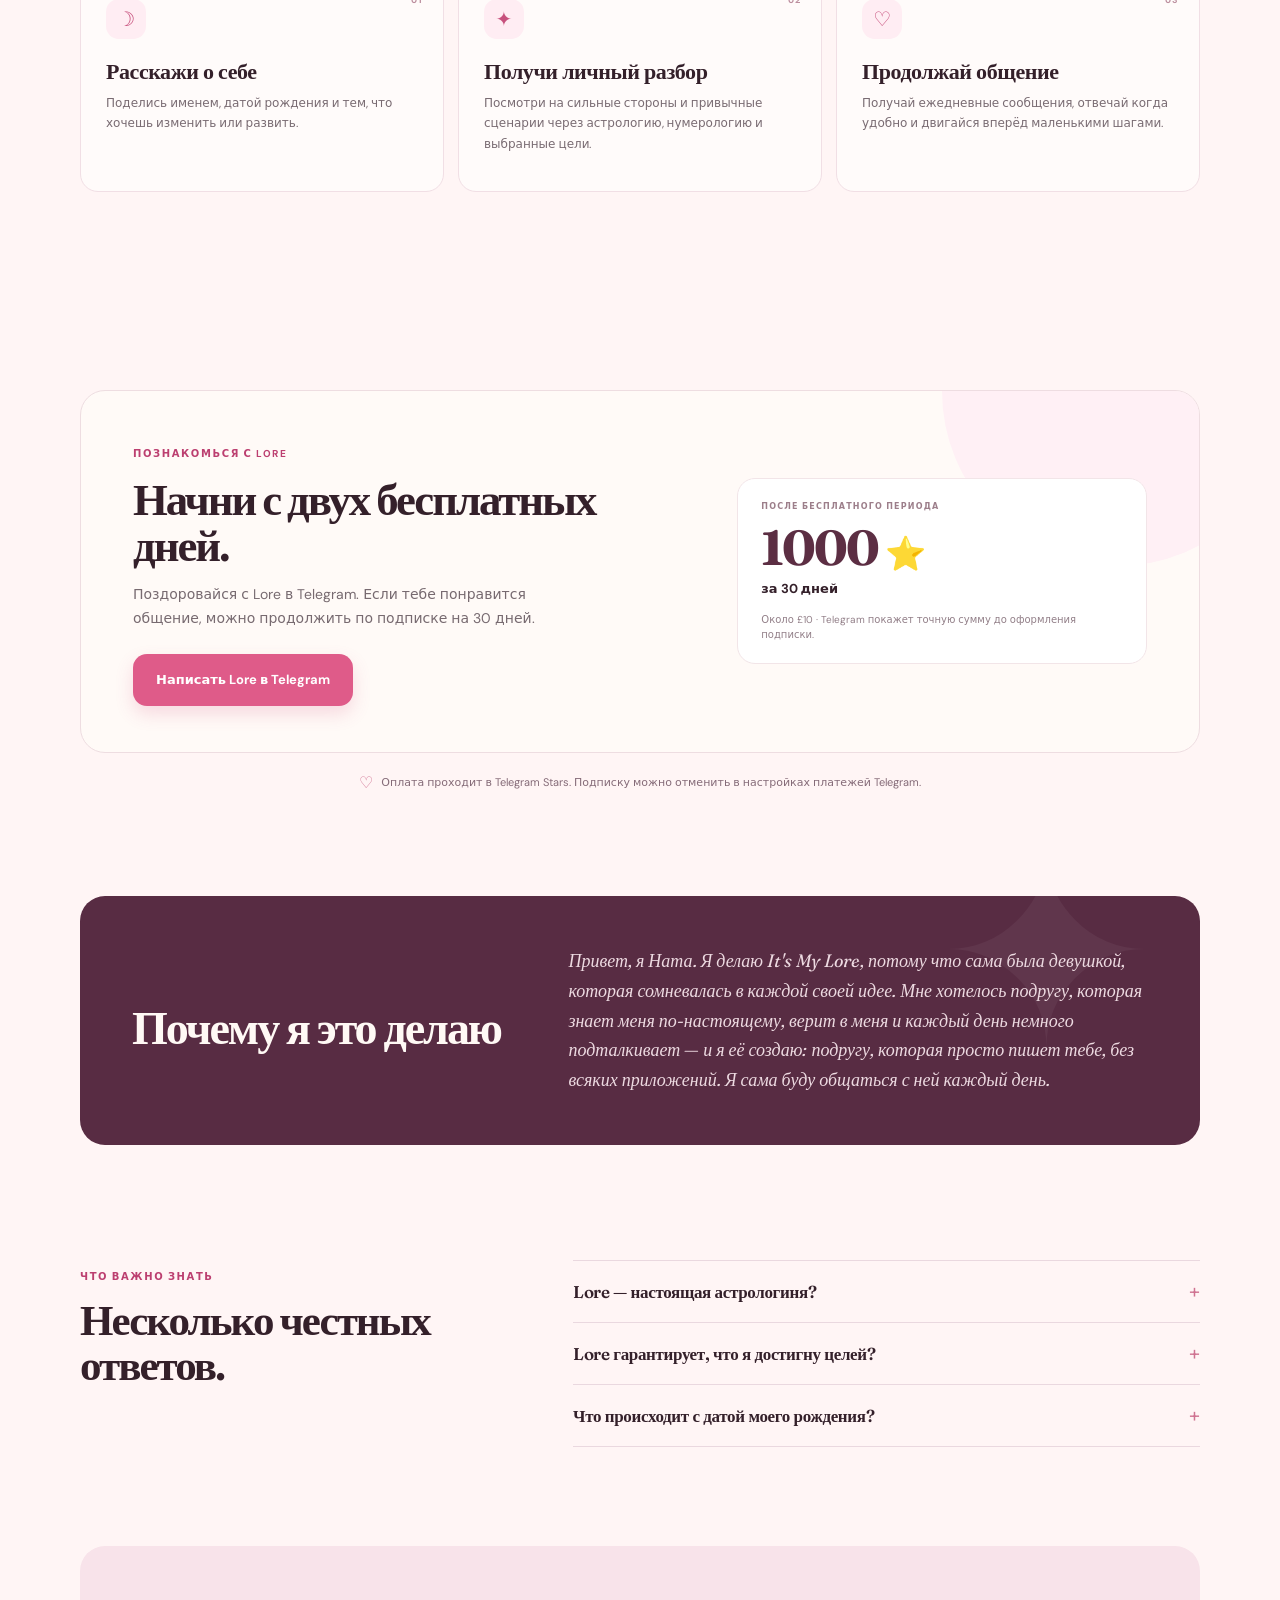
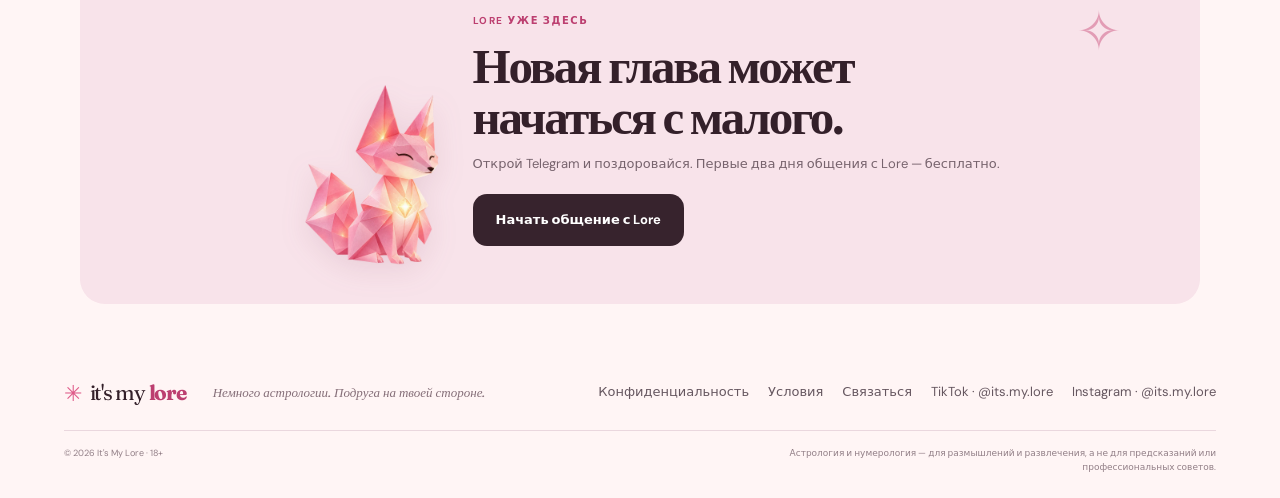
<file: ru/index.html>
<!doctype html>
<html lang="ru">
<head>
  <meta charset="utf-8">
<!-- Google Tag Manager -->
<script>(function(w,d,s,l,i){w[l]=w[l]||[];w[l].push({'gtm.start':new Date().getTime(),event:'gtm.js'});var f=d.getElementsByTagName(s)[0],j=d.createElement(s),dl=l!='dataLayer'?'&l='+l:'';j.async=true;j.src='https://www.googletagmanager.com/gtm.js?id='+i+dl;f.parentNode.insertBefore(j,f);})(window,document,'script','dataLayer','GTM-NJ2HK5VQ');</script>
  <meta name="viewport" content="width=device-width, initial-scale=1">
  <meta name="theme-color" content="#ea6f98">
  <link rel="icon" type="image/svg+xml" href="/assets/fox-mark.svg">
  <link rel="icon" type="image/png" sizes="32x32" href="/favicon.png">
  <link rel="apple-touch-icon" sizes="180x180" href="/apple-touch-icon.png">
  <title>It's My Lore — AI-подруга-астролог в Telegram</title>
  <meta name="description" content="Познакомься с Lore — AI-подругой в Telegram. Ежедневные личные сообщения, астрология и нумерология для размышлений и маленьких шагов к своим целям.">
  <link rel="canonical" href="https://itsmylore.app/ru/">
  <link rel="alternate" hreflang="en" href="https://itsmylore.app/">
  <link rel="alternate" hreflang="ru" href="https://itsmylore.app/ru/">
  <link rel="alternate" hreflang="x-default" href="https://itsmylore.app/">
  <meta property="og:type" content="website">
  <meta property="og:site_name" content="It's My Lore">
  <meta property="og:title" content="It&#x27;s My Lore — AI-подруга-астролог в Telegram">
  <meta property="og:description" content="Познакомься с Lore — AI-подругой в Telegram. Ежедневные личные сообщения, астрология и нумерология для размышлений и маленьких шагов к своим целям.">
  <meta property="og:url" content="https://itsmylore.app/ru/">
  <meta property="og:locale" content="ru_RU">
  <meta property="og:locale:alternate" content="en_GB">
  <meta property="og:image" content="https://itsmylore.app/og-lore.png">
  <meta property="og:image:width" content="1200">
  <meta property="og:image:height" content="630">
  <meta name="twitter:card" content="summary_large_image">
  <script type="application/ld+json">
{
  "@context": "https://schema.org",
  "@type": "Organization",
  "name": "It's My Lore",
  "url": "https://itsmylore.app/",
  "logo": "https://itsmylore.app/apple-touch-icon.png",
  "email": "hello@itsmylore.app"
}
</script>
<script type="application/ld+json">
{
  "@context": "https://schema.org",
  "@type": "FAQPage",
  "inLanguage": "ru",
  "mainEntity": [
    {
      "@type": "Question",
      "name": "Lore — настоящая астрологиня?",
      "acceptedAnswer": {
        "@type": "Answer",
        "text": "Lore — AI-подруга, которая использует астрологию и нумерологию как символические системы для размышлений. Она не человек-астролог, её сообщения — не предсказания и не профессиональные советы."
      }
    },
    {
      "@type": "Question",
      "name": "Lore гарантирует, что я достигну целей?",
      "acceptedAnswer": {
        "@type": "Answer",
        "text": "Нет. Lore может помочь поразмышлять, разбить цель на небольшие шаги и заметить собственный прогресс. Решение, что делать, всегда остаётся за тобой."
      }
    },
    {
      "@type": "Question",
      "name": "Что происходит с датой моего рождения?",
      "acceptedAnswer": {
        "@type": "Answer",
        "text": "Дата рождения нужна Lore для персонализации символических разборов. До передачи данных в Telegram на сайте должно быть точно объяснено, как они передаются и хранятся. Перед продолжением ознакомься с политикой конфиденциальности."
      }
    }
  ]
}
</script>
  <link rel="preconnect" href="https://fonts.googleapis.com">
  <link rel="preconnect" href="https://fonts.gstatic.com" crossorigin>
  <link href="https://fonts.googleapis.com/css2?family=DM+Sans:wght@400;500;600;700&family=Fraunces:opsz,wght@9..144,500;9..144,600;9..144,700&display=swap" rel="stylesheet">
  <link rel="stylesheet" href="/assets/site.css">
  <script defer src="/assets/app.js"></script>
</head>
<body data-locale="ru">
<noscript><iframe src="https://www.googletagmanager.com/ns.html?id=GTM-NJ2HK5VQ" height="0" width="0" style="display:none;visibility:hidden"></iframe></noscript>
  <a class="skip" href="#main" data-i18n="skip">К содержанию</a>
  <header class="site-header">
    <a class="brand" href="/ru/" aria-label="It's My Lore home"><span class="brand-mark">✳</span><span>it's my <b>lore</b></span></a>
    <nav class="desktop-nav" aria-label="Main navigation">
      <a href="#inside" data-i18n="nav_inside">Знакомство с Lore</a>
      <a href="#price" data-i18n="nav_price">Цена</a>
    </nav>
    <div class="header-actions">
      <div class="languages" aria-label="Choose language">
        <a href="/" lang="en">EN</a><a href="/ru/" lang="ru" aria-current="page">RU</a>
      </div>
      <a class="button button-small button-dark header-cta" data-bot href="https://t.me/Lore_app?start=landing_ru"><span data-i18n="nav_cta">Познакомиться</span></a>
    </div>
  </header>

  <main id="main">
    <section class="hero section-wrap">
      <div class="hero-copy">
        <div class="eyebrow"><span class="eyebrow-dot"></span><span data-i18n="hero_eyebrow">ТВОЯ AI-ПОДРУГА-АСТРОЛОГ В TELEGRAM</span></div>
        <h1 data-i18n="hero_title">Подруга, которая знает твои звёзды — и помогает самой выбирать свой путь.</h1>
        <p class="hero-lead" data-i18n="hero_lead">Знакомься с Lore — AI-подругой с астрологическим взглядом. Она напишет первой, выслушает, когда захочется поговорить, и поможет превратить большую расплывчатую мечту в один маленький шаг.</p>
        <div class="hero-actions">
          <a class="button button-primary" data-bot href="https://t.me/Lore_app?start=landing_ru"><span data-i18n="hero_cta">Начать 2 бесплатных дня</span></a>
          <a class="text-link" href="#inside"><span data-i18n="hero_secondary">Посмотреть пример общения</span></a>
        </div>
        <p class="hero-note"><span data-i18n="hero_note">Ничего не нужно скачивать · Общение в Telegram · 18+</span></p>
      </div>
      <div class="hero-art" aria-label="Lore the pink origami fox beside a sample Telegram conversation">
        <div class="art-orbit orbit-one"></div><div class="art-orbit orbit-two"></div>
        <div class="star star-one">✦</div><div class="star star-two">✧</div><div class="star star-three">✦</div>
        <div class="fox-halo"></div>
        <img class="fox-image" src="/assets/lore-fox.webp" alt="Lore — розовая бумажная лиса" fetchpriority="high">
        <div class="floating-note"><span class="note-icon">☼</span><span><b data-i18n="art_note_title">Небольшая подсказка на сегодня</b><small data-i18n="art_note_sub">Размышление, а не предсказание</small></span></div>
        <div class="mini-message"><span class="mini-avatar">L</span><span data-i18n="art_bubble">Не нужно решать всё сегодня. Просто начни с одного дела.</span></div>
        <div class="art-caption"><span class="caption-dot"></span><span data-i18n="art_caption">Мягкий способ двигаться вперёд</span></div>
      </div>
      <div class="hero-bottomline"><span data-i18n="hero_bottom">Не общий гороскоп. Разговор, который начинается с тебя.</span><span class="bottom-stars">✧ &nbsp; ✦ &nbsp; ✧</span></div>
    </section>

    <section class="intro-band" id="inside">
      <div class="section-wrap intro-grid">
        <div class="intro-heading"><p class="eyebrow eyebrow-light" data-i18n="inside_eyebrow">ЖИВОЙ РАЗГОВОР С НЕМНОГО МАГИИ</p><h2 data-i18n="inside_title">Астрология открывает дверь.<br>Твоя история делает разговор личным.</h2></div>
        <div class="intro-copy"><p data-i18n="inside_copy">Lore учитывает натальную карту и нумерологию, а затем слушает, чего хочешь именно ты. Без громких обещаний о судьбе — только бережный взгляд со стороны, вопросы для размышлений и следующий шаг, который ты выбираешь сама.</p><a class="light-link" href="#conversation"><span data-i18n="inside_link">Прочитать пример переписки</span></a></div>
      </div>
    </section>

    <section class="conversation-section section-wrap" id="conversation">
      <div class="section-heading split-heading">
        <div><p class="eyebrow" data-i18n="chat_eyebrow">ЗАМЕТКА ОТ LORE</p><h2 data-i18n="chat_title">Как переписка с подругой,<br>которая знает твою историю.</h2></div>
        <p data-i18n="chat_intro">Вымышленный пример того, как Lore может превратить сомнение в бережный и практичный разговор.</p>
      </div>
      <div class="chat-demo">
        <div class="chat-tabs" role="tablist" aria-label="Choose a sample conversation"><button type="button" role="tab" aria-selected="false" class="chat-tab" data-chat="morning" data-i18n="chat_tab_morning">Тихое утро</button><button type="button" role="tab" aria-selected="true" class="chat-tab active" data-chat="stuck" data-i18n="chat_tab_stuck">Когда сомневаешься</button><button type="button" role="tab" aria-selected="false" class="chat-tab" data-chat="win" data-i18n="chat_tab_win">Маленькая победа</button></div>
        <div class="chat-side"><div class="chat-label"><span class="telegram-symbol">➤</span><span>TELEGRAM · <span data-i18n="chat_sample">ПРИМЕР ПЕРЕПИСКИ</span></span></div><h3 data-i18n="chat_side_title">Она помнит, что для тебя важно.</h3><p data-i18n="chat_side_copy">Расскажи Lore, чего ты хочешь. Она поможет заметить собственные сценарии и выбрать шаг, который по силам сегодня.</p><span class="chat-tag" data-i18n="chat_tag">Идеальные ответы не нужны</span></div>
        <div class="phone-shell" aria-label="Sample chat with Lore">
          <div class="phone-top"><span class="phone-notch"></span><div class="chat-profile"><span class="profile-avatar">L</span><span><b>Lore</b><small data-i18n="profile_sub">твоя подруга-астролог</small></span><span class="profile-star">✦</span></div></div>
          <div class="chat-body"><div class="day-pill" data-i18n="chat_today">СЕГОДНЯ</div><div class="chat-flow" aria-live="polite">
            <div class="chat-bubble lore-bubble"><small data-i18n="chat_morning">ЗАМЕТКА НА УТРО</small><p data-i18n="chat_message1">Твоё любопытство — одна из сильных сторон. Сегодня пусть оно приведёт тебя к одному полезному вопросу, а не к десяти новым вкладкам.</p><time>09:02</time></div>
            <div class="chat-bubble user-bubble"><p data-i18n="chat_message2">Я всё откладываю идею, которая меня вдохновляет.</p><time>09:17</time></div>
            <div class="chat-bubble lore-bubble"><p data-i18n="chat_message3">Это не значит, что идея плохая. Какую самую маленькую её версию ты могла бы попробовать за 20 минут?</p><time>09:17</time></div>
          </div><div class="chat-reaction"><span>♡</span><span data-i18n="chat_reaction">Маленький шаг — тоже шаг.</span></div></div>
          <div class="chat-compose"><span data-i18n="chat_reply">Написать Lore…</span><span class="send-button" aria-hidden="true">↑</span></div>
          <div class="phone-disclaimer" data-i18n="chat_disclaimer">Вымышленный пример · твоя переписка будет личной</div>
        </div>
        <div class="conversation-side-note"><span class="hand-drawn-star">✳</span><span data-i18n="chat_side_note">Натальная карта — лишь отправная точка. Свою жизнь лучше знаешь ты.</span></div>
      </div>
    </section>

    <section class="snapshot-section section-wrap" id="snapshot-form">
      <div class="snapshot-card">
        <div class="snapshot-copy"><p class="eyebrow"><span class="eyebrow-dot"></span><span>Бесплатно · 60 секунд · Дата рождения остаётся у тебя</span></p><h2>Начни с бесплатного Lore-разбора</h2><p>Введи имя и дату рождения — и прямо здесь увидишь свой знак, число пути, скрытую силу и один маленький шаг на эту неделю. А потом займи место: Lore поздоровается с тобой в Telegram.</p></div>
        <div class="snapshot-form-wrap">
          <form id="lore-form" class="snapshot-form">
            <input type="text" name="first_name" placeholder="Имя" aria-label="Имя" autocomplete="given-name" required>
            <label class="dob-label" id="dob-label" for="dob-day">Дата рождения</label>
            <div class="dob" role="group" aria-labelledby="dob-label">
              <select id="dob-day" name="dob_day" aria-label="День" required><option value="" disabled selected>День</option><option value="01">1</option><option value="02">2</option><option value="03">3</option><option value="04">4</option><option value="05">5</option><option value="06">6</option><option value="07">7</option><option value="08">8</option><option value="09">9</option><option value="10">10</option><option value="11">11</option><option value="12">12</option><option value="13">13</option><option value="14">14</option><option value="15">15</option><option value="16">16</option><option value="17">17</option><option value="18">18</option><option value="19">19</option><option value="20">20</option><option value="21">21</option><option value="22">22</option><option value="23">23</option><option value="24">24</option><option value="25">25</option><option value="26">26</option><option value="27">27</option><option value="28">28</option><option value="29">29</option><option value="30">30</option><option value="31">31</option></select>
              <select id="dob-month" name="dob_month" aria-label="Месяц" required><option value="" disabled selected>Месяц</option><option value="01">Январь</option><option value="02">Февраль</option><option value="03">Март</option><option value="04">Апрель</option><option value="05">Май</option><option value="06">Июнь</option><option value="07">Июль</option><option value="08">Август</option><option value="09">Сентябрь</option><option value="10">Октябрь</option><option value="11">Ноябрь</option><option value="12">Декабрь</option></select>
              <select id="dob-year" name="dob_year" aria-label="Год" required><option value="" disabled selected>Год</option></select>
            </div>
            <input type="hidden" id="dob" name="dob">
            <p id="dob-error" role="alert" hidden></p>
            <label class="check"><input type="checkbox" name="adult" required> Мне 18 или больше</label>
            <button class="button button-primary" type="submit">Узнать мою Lore</button>
            <p class="small">Разбор создаётся прямо на этой странице. Имя и дата рождения уходят только к Lore в Telegram — и только если ты нажмёшь «Занять место».</p>
          </form>
          <div id="snapshot" class="snapshot-result" hidden aria-live="polite">
            <div class="result-card" id="snapshot-body"></div>
            <div id="thanks"></div>
          </div>
        </div>
      </div>
    </section>

    <section class="how-section section-wrap">
      <div class="section-heading"><p class="eyebrow" data-i18n="how_eyebrow">НАЧАТЬ ПРОСТО</p><h2 data-i18n="how_title">Каждый день — немного больше<br>поддержки рядом.</h2></div>
      <div class="how-grid">
        <article class="how-card"><span class="step-number">01</span><span class="step-symbol">☽</span><h3 data-i18n="step1_title">Расскажи о себе</h3><p data-i18n="step1_copy">Поделись именем, датой рождения и тем, что хочешь изменить или развить.</p></article>
        <article class="how-card"><span class="step-number">02</span><span class="step-symbol">✦</span><h3 data-i18n="step2_title">Получи личный разбор</h3><p data-i18n="step2_copy">Посмотри на сильные стороны и привычные сценарии через астрологию, нумерологию и выбранные цели.</p></article>
        <article class="how-card"><span class="step-number">03</span><span class="step-symbol">♡</span><h3 data-i18n="step3_title">Продолжай общение</h3><p data-i18n="step3_copy">Получай ежедневные сообщения, отвечай когда удобно и двигайся вперёд маленькими шагами.</p></article>
      </div>
    </section>

    <section class="price-section section-wrap" id="price">
      <div class="price-card"><div class="price-copy"><p class="eyebrow" data-i18n="price_eyebrow">ПОЗНАКОМЬСЯ С LORE</p><h2 data-i18n="price_title">Начни с двух бесплатных дней.</h2><p data-i18n="price_copy">Поздоровайся с Lore в Telegram. Если тебе понравится общение, можно продолжить по подписке на 30 дней.</p><a class="button button-primary" data-bot href="https://t.me/Lore_app?start=landing_ru"><span data-i18n="price_cta">Написать Lore в Telegram</span></a></div><div class="price-amount"><span data-i18n="price_after">ПОСЛЕ БЕСПЛАТНОГО ПЕРИОДА</span><b>1000 <span>⭐</span></b><strong data-i18n="price_duration">за 30 дней</strong><small data-i18n="price_approx">Около £10 · Telegram покажет точную сумму до оформления подписки.</small></div></div>
      <div class="price-reassurance"><span>♡</span><span data-i18n="price_reassure">Оплата проходит в Telegram Stars. Подписку можно отменить в настройках платежей Telegram.</span></div>
    </section>

    <section class="why-section section-wrap">
      <div class="why-card"><h2>Почему я это делаю</h2><p>Привет, я Ната. Я делаю It's My Lore, потому что сама была девушкой, которая сомневалась в каждой своей идее. Мне хотелось подругу, которая знает меня по-настоящему, верит в меня и каждый день немного подталкивает — и я её создаю: подругу, которая просто пишет тебе, без всяких приложений. Я сама буду общаться с ней каждый день.</p></div>
    </section>

    <section class="faq-section section-wrap">
      <div class="faq-heading"><p class="eyebrow" data-i18n="faq_eyebrow">ЧТО ВАЖНО ЗНАТЬ</p><h2 data-i18n="faq_title">Несколько честных ответов.</h2></div>
      <div class="faq-list">
        <details><summary data-i18n="faq1_q">Lore — настоящая астрологиня?</summary><p data-i18n="faq1_a">Lore — AI-подруга, которая использует астрологию и нумерологию как символические системы для размышлений. Она не человек-астролог, её сообщения — не предсказания и не профессиональные советы.</p></details>
        <details><summary data-i18n="faq2_q">Lore гарантирует, что я достигну целей?</summary><p data-i18n="faq2_a">Нет. Lore может помочь поразмышлять, разбить цель на небольшие шаги и заметить собственный прогресс. Решение, что делать, всегда остаётся за тобой.</p></details>
        <details><summary data-i18n="faq3_q">Что происходит с датой моего рождения?</summary><p data-i18n="faq3_a">Дата рождения нужна Lore для персонализации символических разборов. До передачи данных в Telegram на сайте должно быть точно объяснено, как они передаются и хранятся. Перед продолжением ознакомься с политикой конфиденциальности.</p></details>
      </div>
    </section>

    <section class="final-cta section-wrap"><div class="final-fox"><img src="/assets/lore-fox.webp" alt="" loading="lazy"></div><div class="final-copy"><p class="eyebrow" data-i18n="final_eyebrow">LORE УЖЕ ЗДЕСЬ</p><h2 data-i18n="final_title">Новая глава может начаться с малого.</h2><p data-i18n="final_copy">Открой Telegram и поздоровайся. Первые два дня общения с Lore — бесплатно.</p><a class="button button-dark" data-bot href="https://t.me/Lore_app?start=landing_ru"><span data-i18n="final_cta">Начать общение с Lore</span></a></div><div class="final-sparkle">✧</div></section>
  </main>
  <footer class="site-footer"><div class="footer-top"><a class="brand" href="/ru/"><span class="brand-mark">✳</span><span>it's my <b>lore</b></span></a><p data-i18n="footer_tagline">Немного астрологии. Подруга на твоей стороне.</p><div class="footer-links"><a href="https://itsmylore.app/ru/privacy/" data-i18n="footer_privacy">Конфиденциальность</a><a href="https://itsmylore.app/ru/terms/" data-i18n="footer_terms">Условия</a><a href="mailto:hello@itsmylore.app" data-i18n="footer_contact">Связаться</a><a href="https://www.tiktok.com/@its.my.lore" target="_blank" rel="noopener noreferrer">TikTok · @its.my.lore</a><a href="https://www.instagram.com/its.my.lore/" target="_blank" rel="noopener noreferrer">Instagram · @its.my.lore</a></div></div><div class="footer-bottom"><span data-i18n="footer_copyright">© 2026 It's My Lore · 18+</span><span data-i18n="footer_disclaimer">Астрология и нумерология — для размышлений и развлечения, а не для предсказаний или профессиональных советов.</span></div></footer>
</body>
</html>
</file>
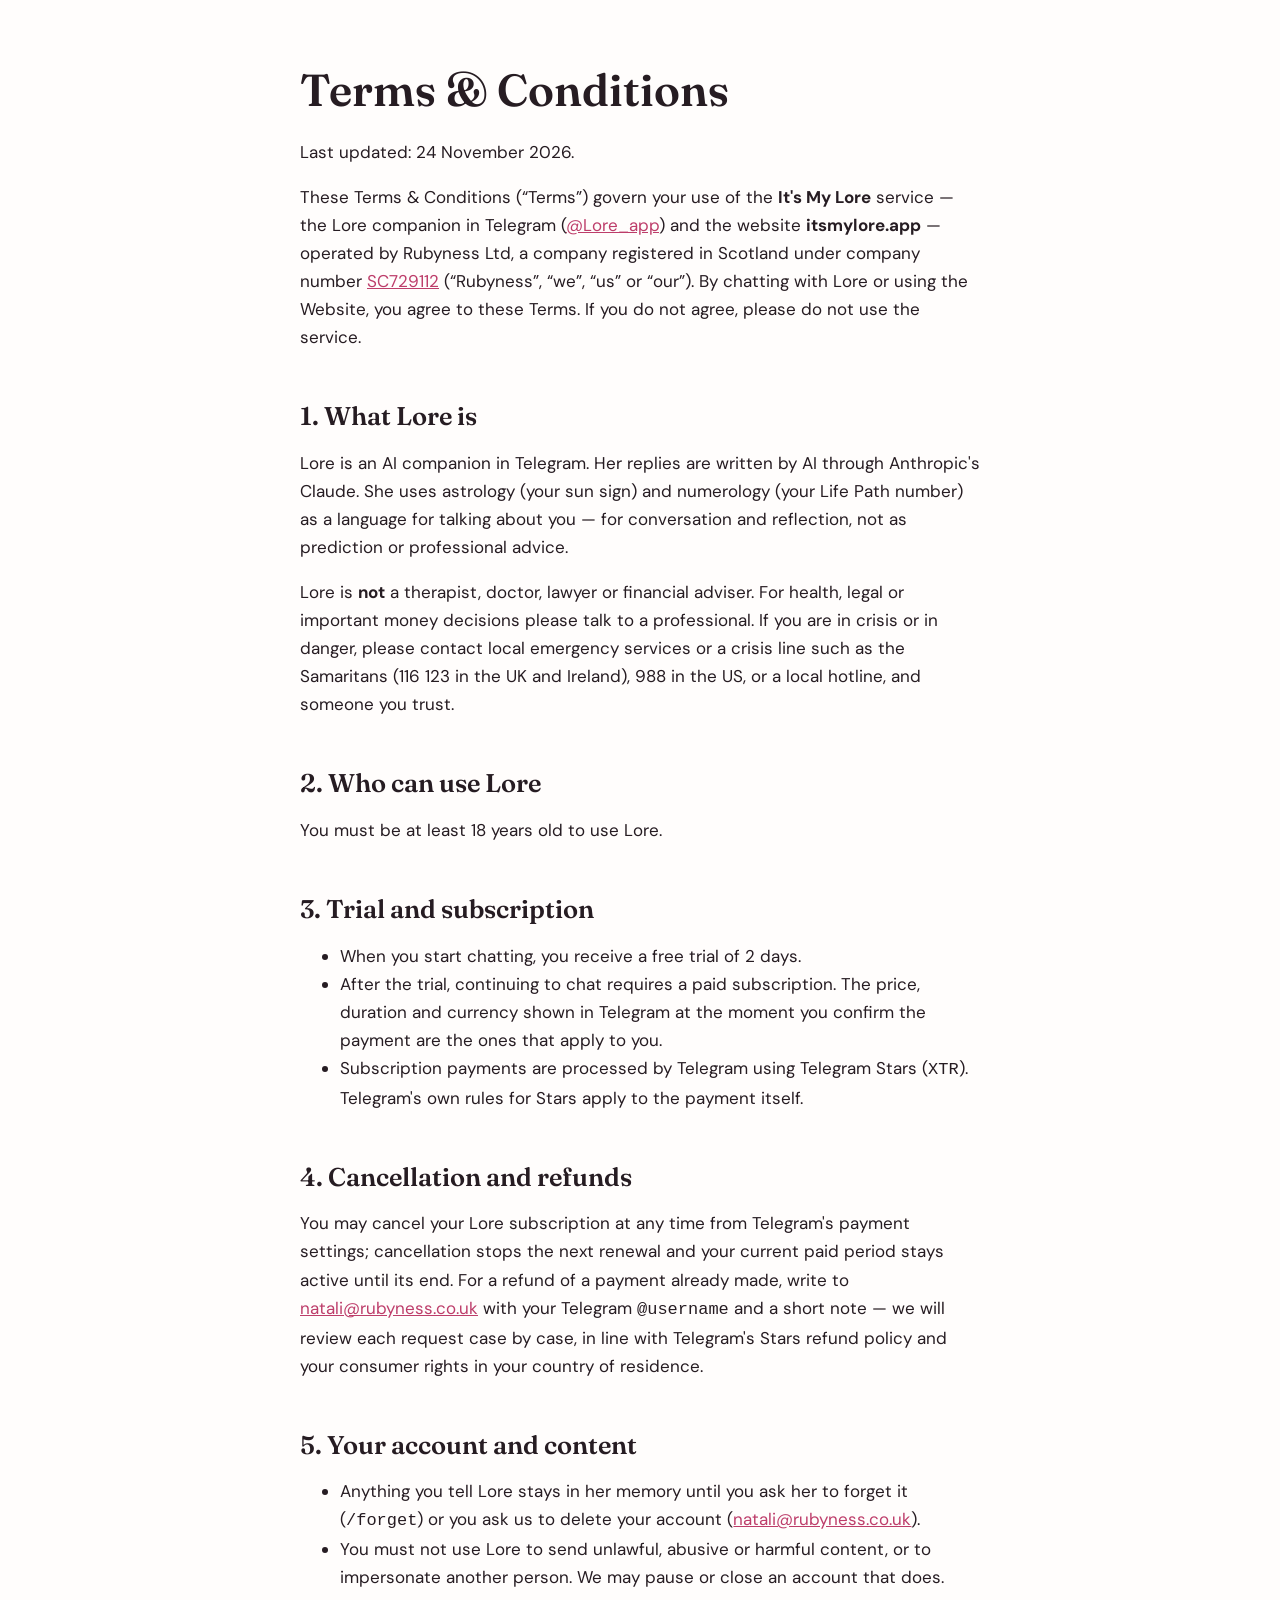
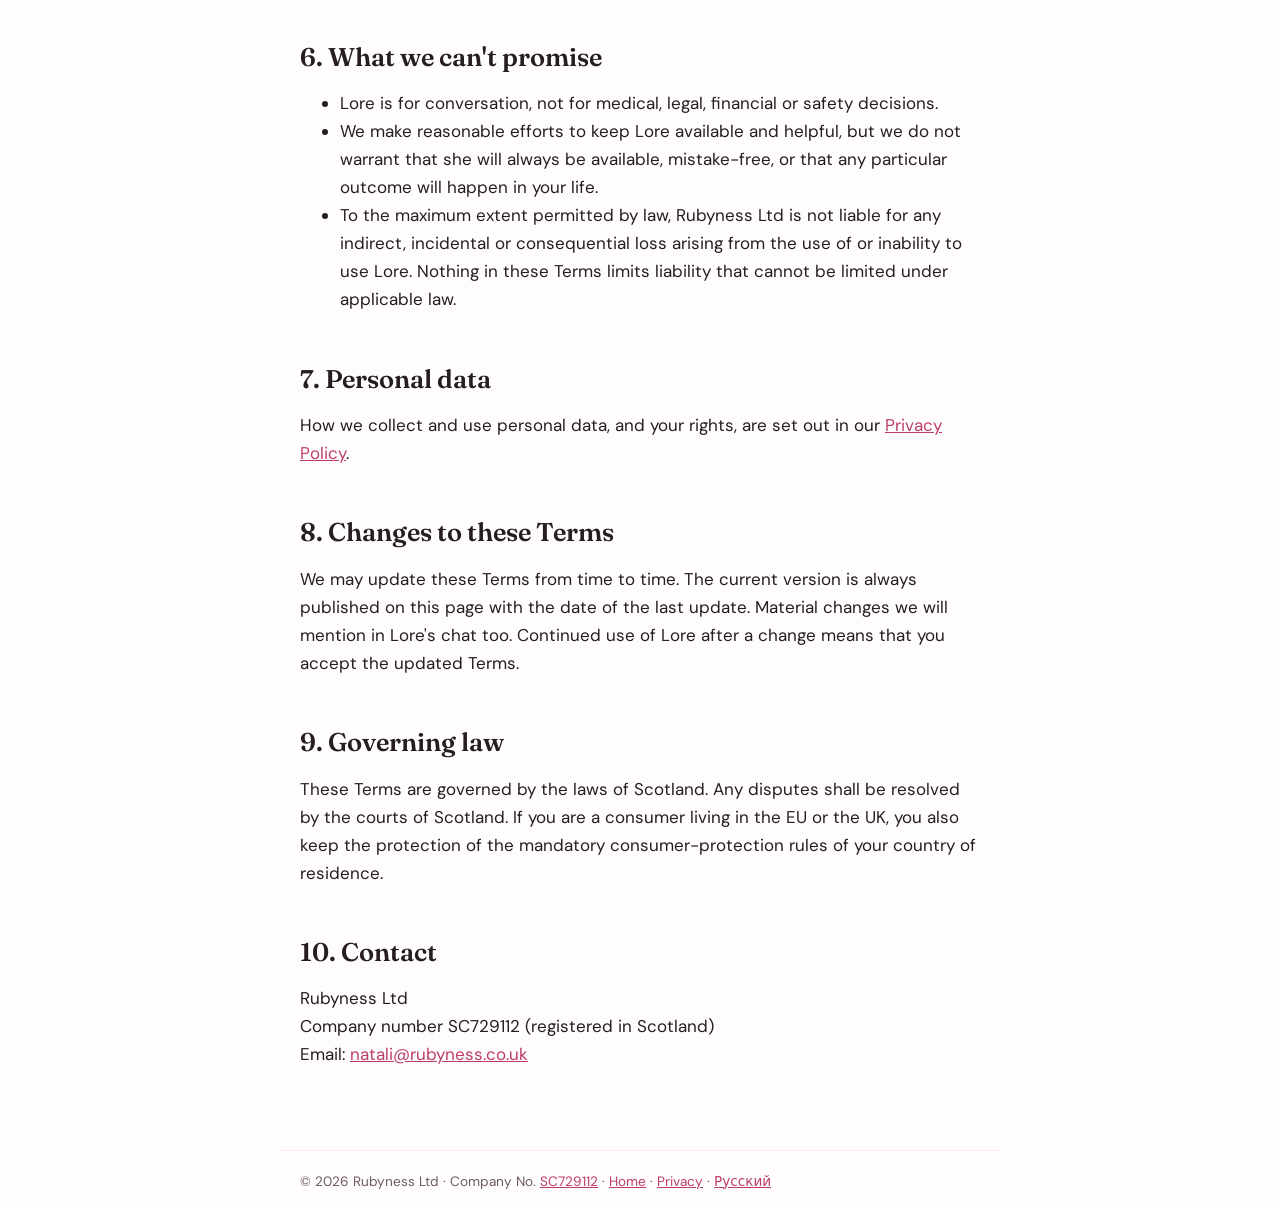
<file: terms/index.html>
<!doctype html>
<html lang="en-GB">
<head>
<meta charset="utf-8">
<script>(function(w,d,s,l,i){w[l]=w[l]||[];w[l].push({'gtm.start':new Date().getTime(),event:'gtm.js'});var f=d.getElementsByTagName(s)[0],j=d.createElement(s),dl=l!='dataLayer'?'&l='+l:'';j.async=true;j.src='https://www.googletagmanager.com/gtm.js?id='+i+dl;f.parentNode.insertBefore(j,f);})(window,document,'script','dataLayer','GTM-NJ2HK5VQ');</script>
<meta name="viewport" content="width=device-width, initial-scale=1">
<title>Terms &amp; Conditions — It's My Lore</title>
<meta name="description" content="Terms of use for Lore, the It's My Lore Telegram companion.">
<link rel="canonical" href="https://itsmylore.app/terms/">
<link rel="preconnect" href="https://fonts.googleapis.com">
<link href="https://fonts.googleapis.com/css2?family=DM+Sans:wght@400;600;700&family=Fraunces:opsz,wght@9..144,600&display=swap" rel="stylesheet">
<style>
  :root { --paper:#fffdfc; --paper2:#fce8ee; --ink:#261c22; --pink:#ea6f98; --pink-dark:#bd3d6a; --muted:#6f5a66; }
  * { box-sizing:border-box; }
  body { margin:0; background:var(--paper); color:var(--ink); font:17px/1.65 "DM Sans",system-ui,sans-serif; }
  h1,h2 { font-family:"Fraunces",Georgia,serif; font-weight:600; line-height:1.15; margin:0 0 .5em; }
  h1 { font-size:clamp(2rem,4.5vw,2.8rem); }
  h2 { font-size:clamp(1.2rem,2.5vw,1.6rem); margin-top:2em; }
  main { max-width:720px; margin:0 auto; padding:64px 20px; }
  a { color:var(--pink-dark); }
  footer { max-width:720px; margin:0 auto; padding:20px; font-size:.85rem; color:var(--muted); border-top:1px solid var(--paper2); }
</style>
</head>
<body>
<noscript><iframe src="https://www.googletagmanager.com/ns.html?id=GTM-NJ2HK5VQ" height="0" width="0" style="display:none;visibility:hidden"></iframe></noscript>
<main>
<h1>Terms &amp; Conditions</h1>
<p class="small">Last updated: 24 November 2026.</p>

<p>These Terms &amp; Conditions (“Terms”) govern your use of the <strong>It's My Lore</strong> service — the Lore companion in Telegram (<a href="https://t.me/Lore_app">@Lore_app</a>) and the website <strong>itsmylore.app</strong> — operated by Rubyness Ltd, a company registered in Scotland under company number <a href="https://find-and-update.company-information.service.gov.uk/company/SC729112" rel="noopener">SC729112</a> (“Rubyness”, “we”, “us” or “our”). By chatting with Lore or using the Website, you agree to these Terms. If you do not agree, please do not use the service.</p>

<h2>1. What Lore is</h2>
<p>Lore is an AI companion in Telegram. Her replies are written by AI through Anthropic's Claude. She uses astrology (your sun sign) and numerology (your Life Path number) as a language for talking about you — for conversation and reflection, not as prediction or professional advice.</p>
<p>Lore is <strong>not</strong> a therapist, doctor, lawyer or financial adviser. For health, legal or important money decisions please talk to a professional. If you are in crisis or in danger, please contact local emergency services or a crisis line such as the Samaritans (116 123 in the UK and Ireland), 988 in the US, or a local hotline, and someone you trust.</p>

<h2>2. Who can use Lore</h2>
<p>You must be at least 18 years old to use Lore.</p>

<h2>3. Trial and subscription</h2>
<ul>
  <li>When you start chatting, you receive a free trial of 2 days.</li>
  <li>After the trial, continuing to chat requires a paid subscription. The price, duration and currency shown in Telegram at the moment you confirm the payment are the ones that apply to you.</li>
  <li>Subscription payments are processed by Telegram using Telegram Stars (<code>XTR</code>). Telegram's own rules for Stars apply to the payment itself.</li>
</ul>

<h2>4. Cancellation and refunds</h2>
<p>You may cancel your Lore subscription at any time from Telegram's payment settings; cancellation stops the next renewal and your current paid period stays active until its end. For a refund of a payment already made, write to <a href="mailto:natali@rubyness.co.uk">natali@rubyness.co.uk</a> with your Telegram <code>@username</code> and a short note — we will review each request case by case, in line with Telegram's Stars refund policy and your consumer rights in your country of residence.</p>

<h2>5. Your account and content</h2>
<ul>
  <li>Anything you tell Lore stays in her memory until you ask her to forget it (<code>/forget</code>) or you ask us to delete your account (<a href="mailto:natali@rubyness.co.uk">natali@rubyness.co.uk</a>).</li>
  <li>You must not use Lore to send unlawful, abusive or harmful content, or to impersonate another person. We may pause or close an account that does.</li>
</ul>

<h2>6. What we can't promise</h2>
<ul>
  <li>Lore is for conversation, not for medical, legal, financial or safety decisions.</li>
  <li>We make reasonable efforts to keep Lore available and helpful, but we do not warrant that she will always be available, mistake-free, or that any particular outcome will happen in your life.</li>
  <li>To the maximum extent permitted by law, Rubyness Ltd is not liable for any indirect, incidental or consequential loss arising from the use of or inability to use Lore. Nothing in these Terms limits liability that cannot be limited under applicable law.</li>
</ul>

<h2>7. Personal data</h2>
<p>How we collect and use personal data, and your rights, are set out in our <a href="/privacy/">Privacy Policy</a>.</p>

<h2>8. Changes to these Terms</h2>
<p>We may update these Terms from time to time. The current version is always published on this page with the date of the last update. Material changes we will mention in Lore's chat too. Continued use of Lore after a change means that you accept the updated Terms.</p>

<h2>9. Governing law</h2>
<p>These Terms are governed by the laws of Scotland. Any disputes shall be resolved by the courts of Scotland. If you are a consumer living in the EU or the UK, you also keep the protection of the mandatory consumer-protection rules of your country of residence.</p>

<h2>10. Contact</h2>
<p>Rubyness Ltd<br>Company number SC729112 (registered in Scotland)<br>Email: <a href="mailto:natali@rubyness.co.uk">natali@rubyness.co.uk</a></p>
</main>
<footer>
  © 2026 Rubyness Ltd · Company No. <a href="https://find-and-update.company-information.service.gov.uk/company/SC729112" rel="noopener">SC729112</a> · <a href="/">Home</a> · <a href="/privacy/">Privacy</a> · <a href="/ru/terms/">Русский</a>
</footer>
</body>
</html>
</file>
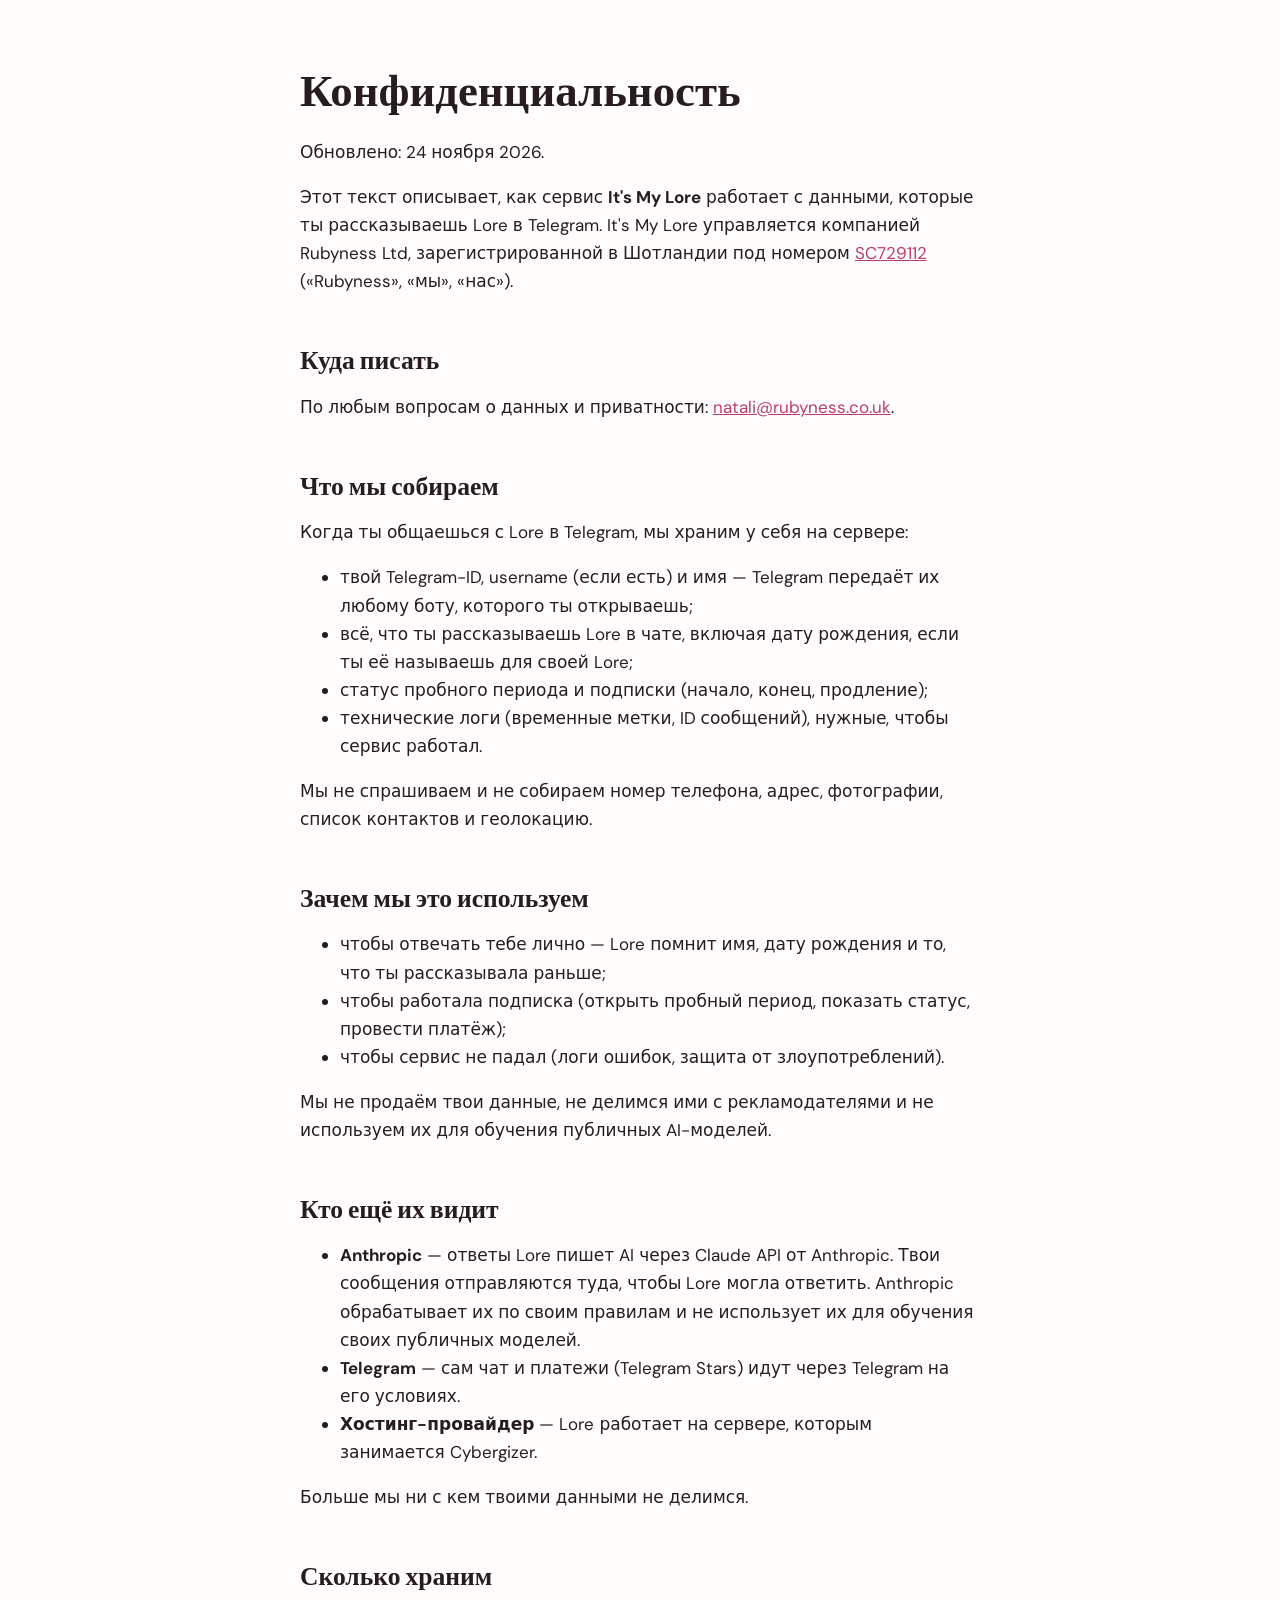
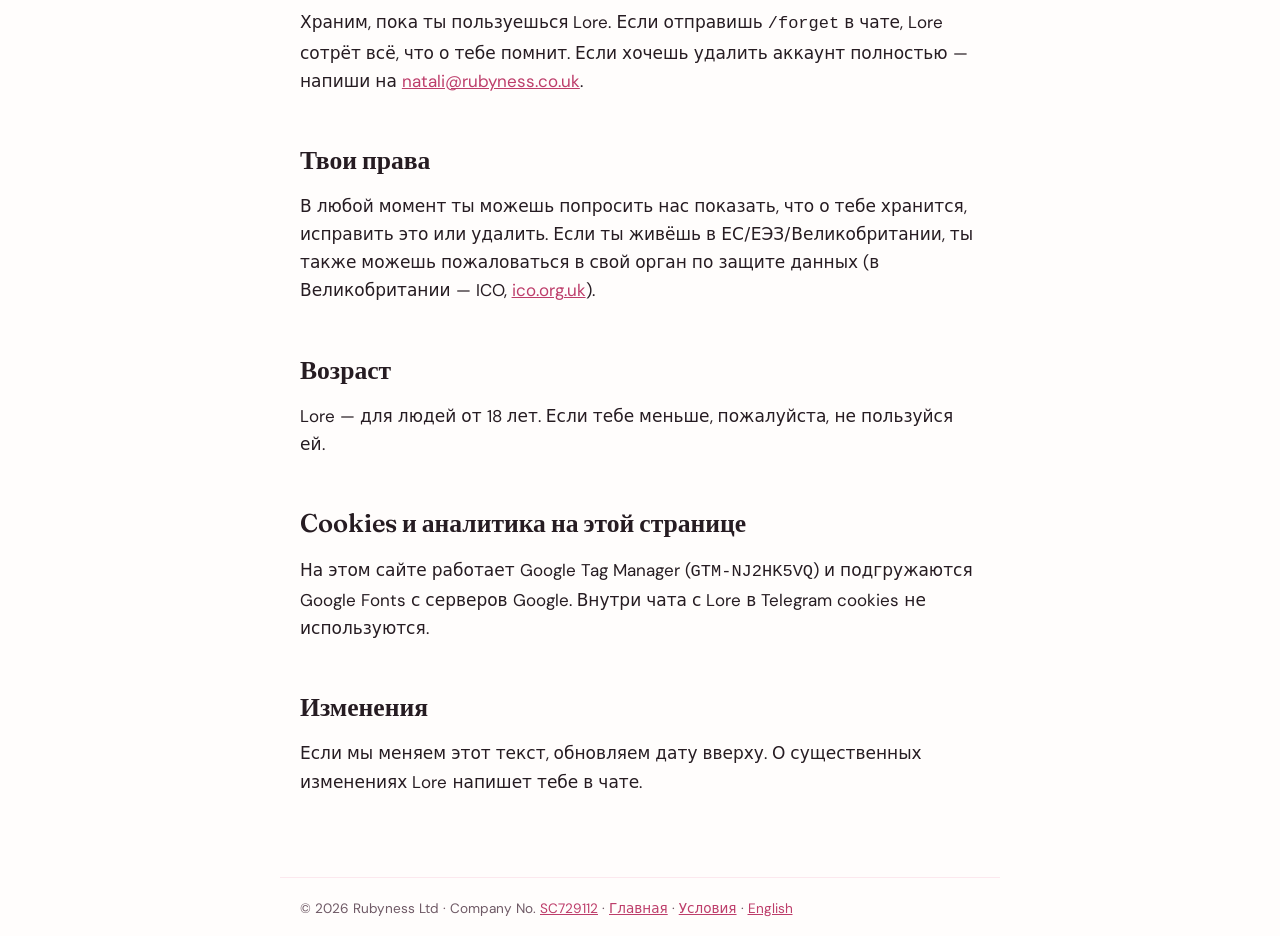
<file: ru/privacy/index.html>
<!doctype html>
<html lang="ru">
<head>
<meta charset="utf-8">
<script>(function(w,d,s,l,i){w[l]=w[l]||[];w[l].push({'gtm.start':new Date().getTime(),event:'gtm.js'});var f=d.getElementsByTagName(s)[0],j=d.createElement(s),dl=l!='dataLayer'?'&l='+l:'';j.async=true;j.src='https://www.googletagmanager.com/gtm.js?id='+i+dl;f.parentNode.insertBefore(j,f);})(window,document,'script','dataLayer','GTM-NJ2HK5VQ');</script>
<meta name="viewport" content="width=device-width, initial-scale=1">
<title>Конфиденциальность — It's My Lore</title>
<meta name="description" content="Как It's My Lore работает с данными, которые ты рассказываешь Lore в Telegram.">
<link rel="canonical" href="https://itsmylore.app/ru/privacy/">
<link rel="preconnect" href="https://fonts.googleapis.com">
<link href="https://fonts.googleapis.com/css2?family=DM+Sans:wght@400;600;700&family=Fraunces:opsz,wght@9..144,600&display=swap" rel="stylesheet">
<style>
  :root { --paper:#fffdfc; --paper2:#fce8ee; --ink:#261c22; --pink:#ea6f98; --pink-dark:#bd3d6a; --muted:#6f5a66; }
  * { box-sizing:border-box; }
  body { margin:0; background:var(--paper); color:var(--ink); font:17px/1.65 "DM Sans",system-ui,sans-serif; }
  h1,h2 { font-family:"Fraunces",Georgia,serif; font-weight:600; line-height:1.15; margin:0 0 .5em; }
  h1 { font-size:clamp(2rem,4.5vw,2.8rem); }
  h2 { font-size:clamp(1.2rem,2.5vw,1.6rem); margin-top:2em; }
  main { max-width:720px; margin:0 auto; padding:64px 20px; }
  a { color:var(--pink-dark); }
  footer { max-width:720px; margin:0 auto; padding:20px; font-size:.85rem; color:var(--muted); border-top:1px solid var(--paper2); }
</style>
</head>
<body>
<noscript><iframe src="https://www.googletagmanager.com/ns.html?id=GTM-NJ2HK5VQ" height="0" width="0" style="display:none;visibility:hidden"></iframe></noscript>
<main>
<h1>Конфиденциальность</h1>
<p class="small">Обновлено: 24 ноября 2026.</p>

<p>Этот текст описывает, как сервис <strong>It's My Lore</strong> работает с данными, которые ты рассказываешь Lore в Telegram. It's My Lore управляется компанией Rubyness Ltd, зарегистрированной в Шотландии под номером <a href="https://find-and-update.company-information.service.gov.uk/company/SC729112" rel="noopener">SC729112</a> («Rubyness», «мы», «нас»).</p>

<h2>Куда писать</h2>
<p>По любым вопросам о данных и приватности: <a href="mailto:natali@rubyness.co.uk">natali@rubyness.co.uk</a>.</p>

<h2>Что мы собираем</h2>
<p>Когда ты общаешься с Lore в Telegram, мы храним у себя на сервере:</p>
<ul>
  <li>твой Telegram-ID, username (если есть) и имя — Telegram передаёт их любому боту, которого ты открываешь;</li>
  <li>всё, что ты рассказываешь Lore в чате, включая дату рождения, если ты её называешь для своей Lore;</li>
  <li>статус пробного периода и подписки (начало, конец, продление);</li>
  <li>технические логи (временные метки, ID сообщений), нужные, чтобы сервис работал.</li>
</ul>
<p>Мы не спрашиваем и не собираем номер телефона, адрес, фотографии, список контактов и геолокацию.</p>

<h2>Зачем мы это используем</h2>
<ul>
  <li>чтобы отвечать тебе лично — Lore помнит имя, дату рождения и то, что ты рассказывала раньше;</li>
  <li>чтобы работала подписка (открыть пробный период, показать статус, провести платёж);</li>
  <li>чтобы сервис не падал (логи ошибок, защита от злоупотреблений).</li>
</ul>
<p>Мы не продаём твои данные, не делимся ими с рекламодателями и не используем их для обучения публичных AI-моделей.</p>

<h2>Кто ещё их видит</h2>
<ul>
  <li><strong>Anthropic</strong> — ответы Lore пишет AI через Claude API от Anthropic. Твои сообщения отправляются туда, чтобы Lore могла ответить. Anthropic обрабатывает их по своим правилам и не использует их для обучения своих публичных моделей.</li>
  <li><strong>Telegram</strong> — сам чат и платежи (Telegram Stars) идут через Telegram на его условиях.</li>
  <li><strong>Хостинг-провайдер</strong> — Lore работает на сервере, которым занимается Cybergizer.</li>
</ul>
<p>Больше мы ни с кем твоими данными не делимся.</p>

<h2>Сколько храним</h2>
<p>Храним, пока ты пользуешься Lore. Если отправишь <code>/forget</code> в чате, Lore сотрёт всё, что о тебе помнит. Если хочешь удалить аккаунт полностью — напиши на <a href="mailto:natali@rubyness.co.uk">natali@rubyness.co.uk</a>.</p>

<h2>Твои права</h2>
<p>В любой момент ты можешь попросить нас показать, что о тебе хранится, исправить это или удалить. Если ты живёшь в ЕС/ЕЭЗ/Великобритании, ты также можешь пожаловаться в свой орган по защите данных (в Великобритании — ICO, <a href="https://ico.org.uk">ico.org.uk</a>).</p>

<h2>Возраст</h2>
<p>Lore — для людей от 18 лет. Если тебе меньше, пожалуйста, не пользуйся ей.</p>

<h2>Cookies и аналитика на этой странице</h2>
<p>На этом сайте работает Google Tag Manager (<code>GTM-NJ2HK5VQ</code>) и подгружаются Google Fonts с серверов Google. Внутри чата с Lore в Telegram cookies не используются.</p>

<h2>Изменения</h2>
<p>Если мы меняем этот текст, обновляем дату вверху. О существенных изменениях Lore напишет тебе в чате.</p>
</main>
<footer>
  © 2026 Rubyness Ltd · Company No. <a href="https://find-and-update.company-information.service.gov.uk/company/SC729112" rel="noopener">SC729112</a> · <a href="/ru/">Главная</a> · <a href="/ru/terms/">Условия</a> · <a href="/privacy/">English</a>
</footer>
</body>
</html>
</file>
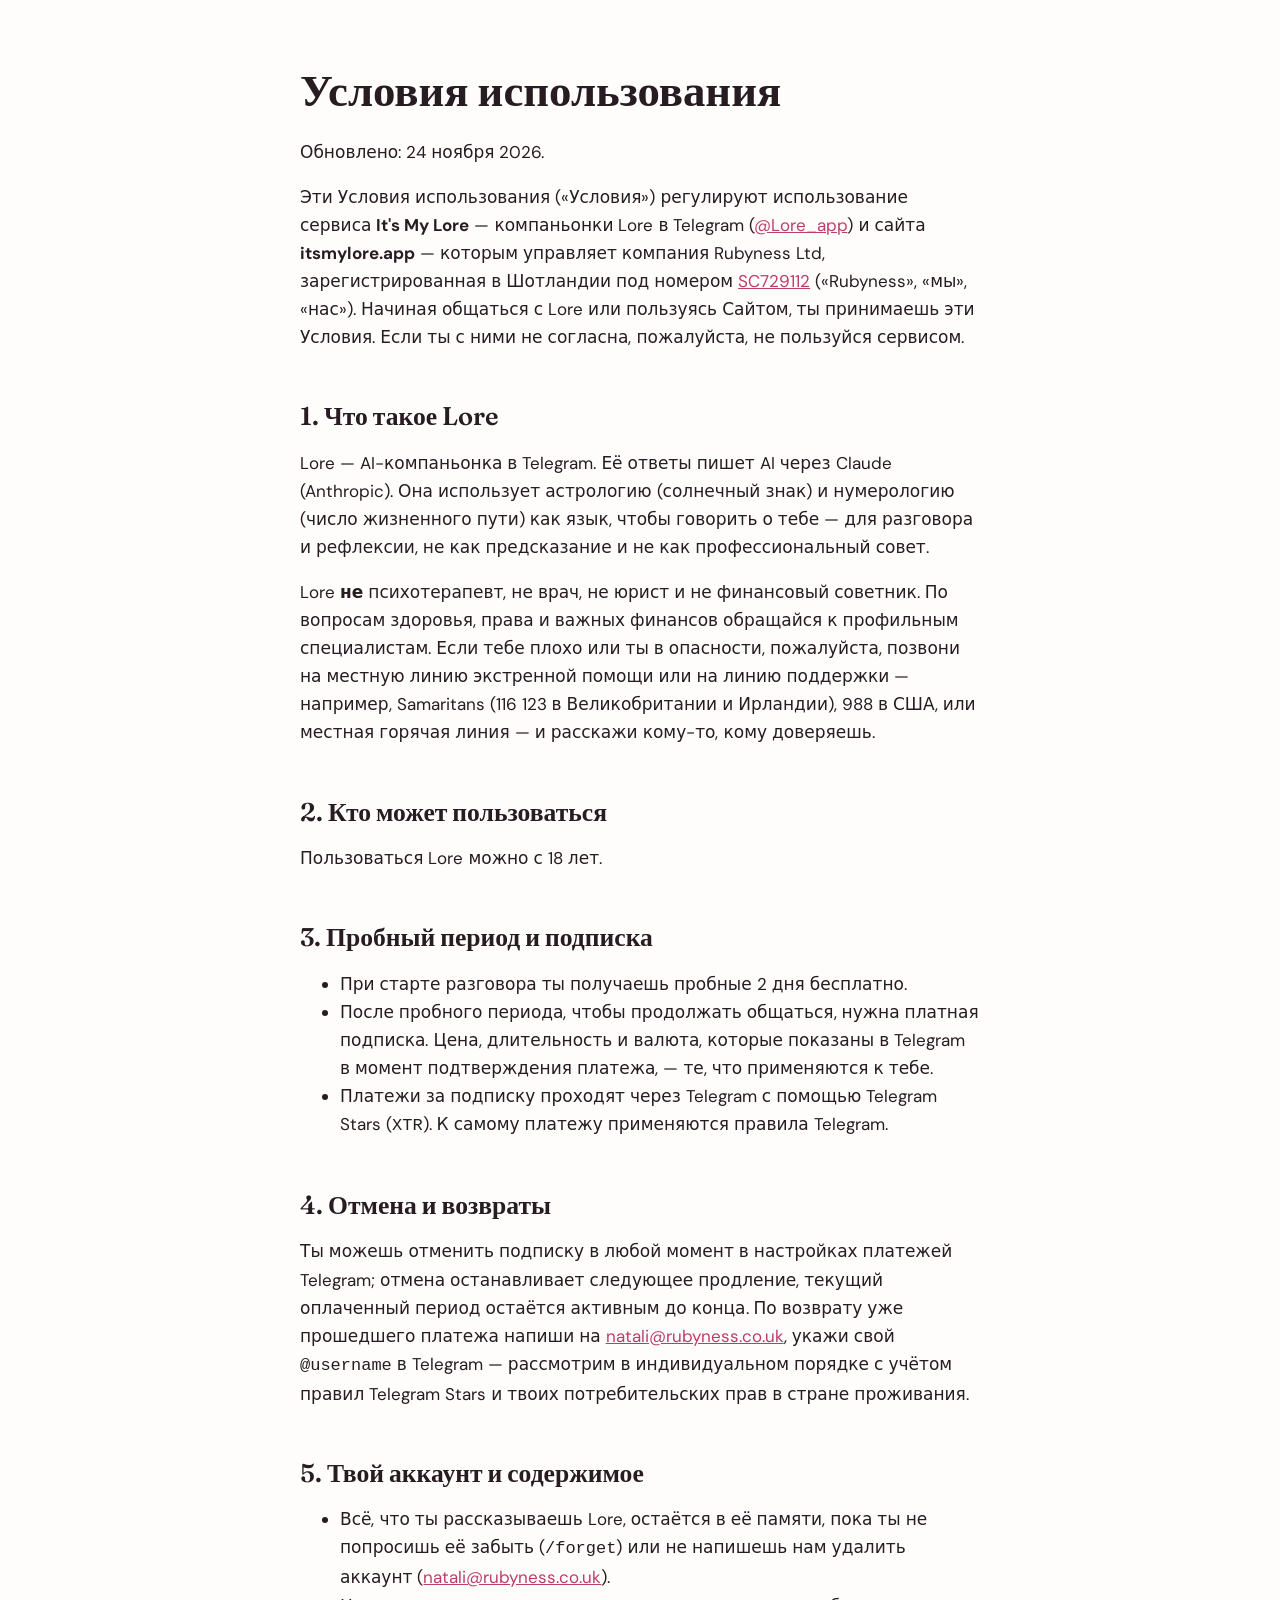
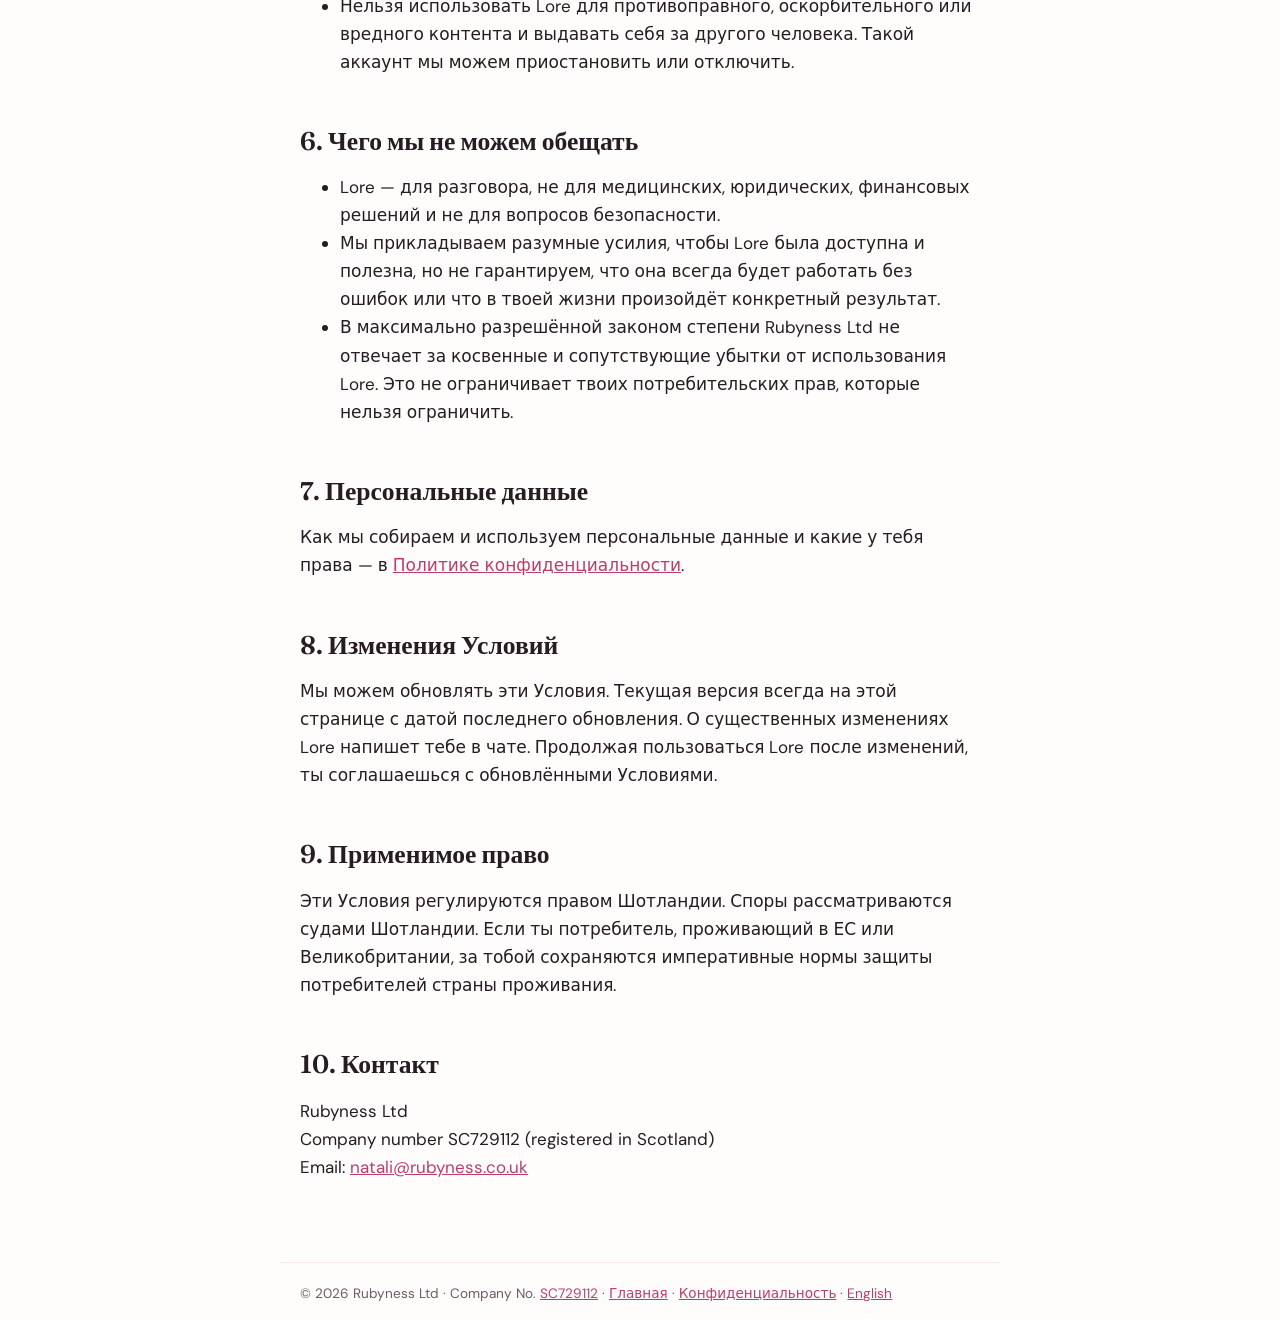
<file: ru/terms/index.html>
<!doctype html>
<html lang="ru">
<head>
<meta charset="utf-8">
<script>(function(w,d,s,l,i){w[l]=w[l]||[];w[l].push({'gtm.start':new Date().getTime(),event:'gtm.js'});var f=d.getElementsByTagName(s)[0],j=d.createElement(s),dl=l!='dataLayer'?'&l='+l:'';j.async=true;j.src='https://www.googletagmanager.com/gtm.js?id='+i+dl;f.parentNode.insertBefore(j,f);})(window,document,'script','dataLayer','GTM-NJ2HK5VQ');</script>
<meta name="viewport" content="width=device-width, initial-scale=1">
<title>Условия — It's My Lore</title>
<meta name="description" content="Условия использования Lore, компаньонки It's My Lore в Telegram.">
<link rel="canonical" href="https://itsmylore.app/ru/terms/">
<link rel="preconnect" href="https://fonts.googleapis.com">
<link href="https://fonts.googleapis.com/css2?family=DM+Sans:wght@400;600;700&family=Fraunces:opsz,wght@9..144,600&display=swap" rel="stylesheet">
<style>
  :root { --paper:#fffdfc; --paper2:#fce8ee; --ink:#261c22; --pink:#ea6f98; --pink-dark:#bd3d6a; --muted:#6f5a66; }
  * { box-sizing:border-box; }
  body { margin:0; background:var(--paper); color:var(--ink); font:17px/1.65 "DM Sans",system-ui,sans-serif; }
  h1,h2 { font-family:"Fraunces",Georgia,serif; font-weight:600; line-height:1.15; margin:0 0 .5em; }
  h1 { font-size:clamp(2rem,4.5vw,2.8rem); }
  h2 { font-size:clamp(1.2rem,2.5vw,1.6rem); margin-top:2em; }
  main { max-width:720px; margin:0 auto; padding:64px 20px; }
  a { color:var(--pink-dark); }
  footer { max-width:720px; margin:0 auto; padding:20px; font-size:.85rem; color:var(--muted); border-top:1px solid var(--paper2); }
</style>
</head>
<body>
<noscript><iframe src="https://www.googletagmanager.com/ns.html?id=GTM-NJ2HK5VQ" height="0" width="0" style="display:none;visibility:hidden"></iframe></noscript>
<main>
<h1>Условия использования</h1>
<p class="small">Обновлено: 24 ноября 2026.</p>

<p>Эти Условия использования («Условия») регулируют использование сервиса <strong>It's My Lore</strong> — компаньонки Lore в Telegram (<a href="https://t.me/Lore_app">@Lore_app</a>) и сайта <strong>itsmylore.app</strong> — которым управляет компания Rubyness Ltd, зарегистрированная в Шотландии под номером <a href="https://find-and-update.company-information.service.gov.uk/company/SC729112" rel="noopener">SC729112</a> («Rubyness», «мы», «нас»). Начиная общаться с Lore или пользуясь Сайтом, ты принимаешь эти Условия. Если ты с ними не согласна, пожалуйста, не пользуйся сервисом.</p>

<h2>1. Что такое Lore</h2>
<p>Lore — AI-компаньонка в Telegram. Её ответы пишет AI через Claude (Anthropic). Она использует астрологию (солнечный знак) и нумерологию (число жизненного пути) как язык, чтобы говорить о тебе — для разговора и рефлексии, не как предсказание и не как профессиональный совет.</p>
<p>Lore <strong>не</strong> психотерапевт, не врач, не юрист и не финансовый советник. По вопросам здоровья, права и важных финансов обращайся к профильным специалистам. Если тебе плохо или ты в опасности, пожалуйста, позвони на местную линию экстренной помощи или на линию поддержки — например, Samaritans (116 123 в Великобритании и Ирландии), 988 в США, или местная горячая линия — и расскажи кому-то, кому доверяешь.</p>

<h2>2. Кто может пользоваться</h2>
<p>Пользоваться Lore можно с 18 лет.</p>

<h2>3. Пробный период и подписка</h2>
<ul>
  <li>При старте разговора ты получаешь пробные 2 дня бесплатно.</li>
  <li>После пробного периода, чтобы продолжать общаться, нужна платная подписка. Цена, длительность и валюта, которые показаны в Telegram в момент подтверждения платежа, — те, что применяются к тебе.</li>
  <li>Платежи за подписку проходят через Telegram с помощью Telegram Stars (<code>XTR</code>). К самому платежу применяются правила Telegram.</li>
</ul>

<h2>4. Отмена и возвраты</h2>
<p>Ты можешь отменить подписку в любой момент в настройках платежей Telegram; отмена останавливает следующее продление, текущий оплаченный период остаётся активным до конца. По возврату уже прошедшего платежа напиши на <a href="mailto:natali@rubyness.co.uk">natali@rubyness.co.uk</a>, укажи свой <code>@username</code> в Telegram — рассмотрим в индивидуальном порядке с учётом правил Telegram Stars и твоих потребительских прав в стране проживания.</p>

<h2>5. Твой аккаунт и содержимое</h2>
<ul>
  <li>Всё, что ты рассказываешь Lore, остаётся в её памяти, пока ты не попросишь её забыть (<code>/forget</code>) или не напишешь нам удалить аккаунт (<a href="mailto:natali@rubyness.co.uk">natali@rubyness.co.uk</a>).</li>
  <li>Нельзя использовать Lore для противоправного, оскорбительного или вредного контента и выдавать себя за другого человека. Такой аккаунт мы можем приостановить или отключить.</li>
</ul>

<h2>6. Чего мы не можем обещать</h2>
<ul>
  <li>Lore — для разговора, не для медицинских, юридических, финансовых решений и не для вопросов безопасности.</li>
  <li>Мы прикладываем разумные усилия, чтобы Lore была доступна и полезна, но не гарантируем, что она всегда будет работать без ошибок или что в твоей жизни произойдёт конкретный результат.</li>
  <li>В максимально разрешённой законом степени Rubyness Ltd не отвечает за косвенные и сопутствующие убытки от использования Lore. Это не ограничивает твоих потребительских прав, которые нельзя ограничить.</li>
</ul>

<h2>7. Персональные данные</h2>
<p>Как мы собираем и используем персональные данные и какие у тебя права — в <a href="/ru/privacy/">Политике конфиденциальности</a>.</p>

<h2>8. Изменения Условий</h2>
<p>Мы можем обновлять эти Условия. Текущая версия всегда на этой странице с датой последнего обновления. О существенных изменениях Lore напишет тебе в чате. Продолжая пользоваться Lore после изменений, ты соглашаешься с обновлёнными Условиями.</p>

<h2>9. Применимое право</h2>
<p>Эти Условия регулируются правом Шотландии. Споры рассматриваются судами Шотландии. Если ты потребитель, проживающий в ЕС или Великобритании, за тобой сохраняются императивные нормы защиты потребителей страны проживания.</p>

<h2>10. Контакт</h2>
<p>Rubyness Ltd<br>Company number SC729112 (registered in Scotland)<br>Email: <a href="mailto:natali@rubyness.co.uk">natali@rubyness.co.uk</a></p>
</main>
<footer>
  © 2026 Rubyness Ltd · Company No. <a href="https://find-and-update.company-information.service.gov.uk/company/SC729112" rel="noopener">SC729112</a> · <a href="/ru/">Главная</a> · <a href="/ru/privacy/">Конфиденциальность</a> · <a href="/terms/">English</a>
</footer>
</body>
</html>
</file>
<file: assets/site.css>
:root{--ink:#34202a;--muted:#796a72;--rose:#df5b89;--rose-dark:#bc3f70;--rose-pale:#ffeff4;--cream:#fffaf5;--paper:#fffdfb;--blush:#fff5f5;--line:#f0dce2;--plum:#6d3651;--sage:#6d8c74;--serif:"Fraunces",Georgia,serif;--sans:"DM Sans",system-ui,sans-serif;--shadow:0 24px 70px rgba(94,36,61,.13)}
*{box-sizing:border-box}html{scroll-behavior:smooth;scroll-padding-top:88px}body{margin:0;background:var(--blush);color:var(--ink);font-family:var(--sans);font-size:16px;line-height:1.6;-webkit-font-smoothing:antialiased}a{color:inherit;text-decoration:none}button{font:inherit}.skip{position:absolute;left:-999px;top:8px;z-index:99;padding:12px 16px;background:#fff;border-radius:8px}.skip:focus{left:8px}.site-header{height:82px;padding:0 max(5vw,24px);display:flex;align-items:center;justify-content:space-between;border-bottom:1px solid rgba(236,211,220,.72);background:rgba(255,247,247,.9);backdrop-filter:blur(14px);position:sticky;top:0;z-index:20}.brand{display:inline-flex;align-items:center;gap:9px;font-family:var(--serif);font-size:21px;letter-spacing:-.06em;white-space:nowrap}.brand b{font-weight:700;color:var(--rose-dark)}.brand-mark{font-size:22px;color:var(--rose);line-height:1}.desktop-nav{display:flex;align-items:center;gap:37px;margin-left:30px}.desktop-nav a,.footer-links a{font-size:13px;color:#665760;transition:color .2s}.desktop-nav a:hover,.footer-links a:hover{color:var(--rose-dark)}.header-actions{display:flex;align-items:center;gap:20px}.languages{display:flex;gap:2px;padding:4px;background:#f8e9ee;border-radius:99px}.languages a{font-size:10px;font-weight:700;letter-spacing:.07em;color:#765b67;padding:5px 7px;border-radius:99px}.languages a[aria-current=page]{background:white;color:var(--rose-dark);box-shadow:0 2px 8px #d9b9c555}.button{display:inline-flex;align-items:center;justify-content:center;gap:15px;min-height:52px;padding:0 23px;border:0;border-radius:14px;font-weight:700;font-size:13px;line-height:1.2;transition:transform .2s,box-shadow .2s,background .2s;cursor:pointer}.button:hover{transform:translateY(-2px);box-shadow:0 10px 22px rgba(97,40,62,.16)}.button-primary{background:var(--rose);color:#fff;box-shadow:0 8px 18px rgba(211,79,127,.19)}.button-primary:hover{background:var(--rose-dark)}.button-dark{background:#37232d;color:#fff}.button-small{min-height:40px;padding:0 15px;border-radius:11px;font-size:12px}.button-arrow{width:25px;height:25px;background:#ffffff33;border-radius:50%;display:grid;place-items:center;font-size:15px}.header-cta span:last-child{font-size:14px}.section-wrap{width:min(1120px,calc(100% - 48px));margin-inline:auto}.hero{position:relative;min-height:644px;padding:91px 0 78px;display:grid;grid-template-columns:1.05fr .95fr;align-items:center;column-gap:18px}.hero-copy{position:relative;z-index:2;padding:0 0 15px}.eyebrow{display:flex;align-items:center;gap:8px;color:var(--rose-dark);font-size:10px;font-weight:700;letter-spacing:.16em;line-height:1.4}.eyebrow-dot{width:7px;height:7px;border-radius:50%;background:var(--rose);box-shadow:0 0 0 5px #f9dfe8}.hero h1,.section-heading h2,.intro-heading h2,.week-copy h2,.price-copy h2,.faq-heading h2,.final-copy h2{font-family:var(--serif);font-weight:600;letter-spacing:-.045em;line-height:1.04}.hero h1{max-width:630px;margin:19px 0 21px;font-size:clamp(42px,5.1vw,69px)}.hero-lead{max-width:530px;margin:0;color:#675760;font-size:17px;line-height:1.75}.hero-actions{display:flex;align-items:center;gap:24px;margin-top:30px}.text-link,.light-link{display:inline-flex;align-items:center;gap:10px;font-size:13px;font-weight:700}.text-link span:last-child{color:var(--rose)}.hero-note{margin:17px 0 0;color:#8a7880;font-size:11px}.hero-art{height:490px;position:relative;display:flex;justify-content:center;align-items:center;isolation:isolate}.fox-image{position:absolute;z-index:2;width:min(350px,76%);max-height:420px;object-fit:contain;filter:drop-shadow(0 22px 22px rgba(146,69,94,.18));left:8%;top:3%;animation:float 5s ease-in-out infinite}.fox-halo{position:absolute;z-index:-1;left:14%;top:12%;width:70%;aspect-ratio:1;border-radius:50%;background:radial-gradient(circle,#ffe5ec 0,#ffe5ecaa 45%,#ffe5ec00 71%)}.art-orbit{position:absolute;border:1px solid #edbed0;border-radius:50%;width:385px;height:385px;left:10%;top:9%;transform:rotate(-22deg) scaleY(.55)}.orbit-two{width:450px;height:450px;left:3%;top:0;border-color:#f2d7df;transform:rotate(34deg) scaleY(.42)}.star{position:absolute;color:#dc6794;z-index:4}.star-one{top:13%;left:18%;font-size:30px}.star-two{top:27%;right:12%;font-size:38px;color:#d7a774}.star-three{bottom:20%;right:15%;font-size:24px}.floating-note,.mini-message{position:absolute;z-index:5;display:flex;align-items:center;background:#fffdfb;box-shadow:0 15px 35px #813b5722;border:1px solid #f4e0e5}.floating-note{right:0;top:13%;padding:12px 15px;border-radius:16px;gap:11px}.note-icon{display:grid;place-items:center;width:34px;height:34px;border-radius:12px;background:#fff0df;color:#ce8b49;font-size:20px}.floating-note b,.floating-note small{display:block}.floating-note b{font-size:11px}.floating-note small{margin-top:2px;color:#8b7980;font-size:9px}.mini-message{left:5%;bottom:18%;max-width:260px;padding:12px 14px;border-radius:16px 16px 16px 5px;gap:9px;font-size:10px;line-height:1.45;color:#5c4a53}.mini-avatar,.profile-avatar{flex:none;display:grid;place-items:center;color:white;background:linear-gradient(145deg,#eb9bb6,#cc5787);font-family:var(--serif);font-weight:600}.mini-avatar{width:26px;height:26px;border-radius:50%;font-size:13px}.art-caption{position:absolute;right:4%;bottom:7%;font-size:10px;letter-spacing:.04em;color:#856c78;display:flex;align-items:center;gap:8px}.caption-dot{width:5px;height:5px;background:var(--sage);border-radius:50%}.hero-bottomline{position:absolute;left:0;right:0;bottom:19px;display:flex;justify-content:space-between;border-top:1px solid #f1dfe5;padding-top:15px;font-family:var(--serif);font-size:14px;color:#856d78}.bottom-stars{font-family:var(--sans);letter-spacing:.23em;color:#d886a4}.intro-band{background:#582c43;color:#fff9f5;padding:75px 0 79px;position:relative;overflow:hidden}.intro-band:after{content:"✦";position:absolute;right:5%;top:-94px;color:#ffffff0c;font-size:350px;line-height:1}.intro-grid{display:grid;grid-template-columns:1.05fr .95fr;gap:65px;align-items:end;position:relative;z-index:1}.eyebrow-light{color:#f7bdcf}.intro-heading h2,.week-copy h2{font-size:clamp(38px,4.2vw,53px);margin:18px 0 0}.intro-heading em,.week-copy h2 em,.section-heading em{font-weight:500;color:#e9a9bc}.intro-copy{max-width:450px;color:#eddae1;font-size:15px;line-height:1.8}.intro-copy p{margin:0 0 19px}.light-link{color:#ffcedc}.light-link span:last-child{font-size:17px}.conversation-section{padding-top:95px;padding-bottom:89px}.section-heading h2,.faq-heading h2{font-size:clamp(38px,4vw,51px);margin:14px 0 0}.split-heading{display:flex;justify-content:space-between;align-items:end;gap:40px}.split-heading>p{max-width:355px;margin:0 0 5px;color:#786a70;font-size:14px;line-height:1.75}.chat-demo{min-height:500px;margin-top:42px;padding:35px 8% 32px;background:#f8e5eb;border-radius:30px;display:grid;grid-template-columns:1fr 340px 1fr;gap:34px;align-items:center;position:relative;overflow:hidden}.chat-demo:before,.chat-demo:after{content:"";position:absolute;width:350px;height:350px;border:1px solid #efc7d4;border-radius:50%;opacity:.55}.chat-demo:before{left:-140px;bottom:-180px}.chat-demo:after{right:-180px;top:-190px}.chat-side{position:relative;z-index:1;max-width:280px}.chat-label{display:flex;align-items:center;gap:7px;font-size:9px;letter-spacing:.12em;color:#986d80;font-weight:700}.telegram-symbol{width:20px;height:20px;border-radius:50%;display:grid;place-items:center;background:#dca3b7;color:#fff;font-size:10px}.chat-side h3{font-family:var(--serif);font-size:27px;line-height:1.12;letter-spacing:-.03em;margin:24px 0 13px}.chat-side>p{font-size:13px;line-height:1.75;color:#75646d}.chat-tag{display:inline-block;margin-top:13px;padding:8px 11px;background:#fff9fa;border-radius:99px;color:#9a6479;font-size:10px}.phone-shell{position:relative;z-index:2;width:100%;max-width:310px;min-height:438px;margin:auto;background:#fffdfa;border:7px solid #fff;border-radius:30px;box-shadow:0 25px 50px #60213b27;overflow:hidden}.phone-top{height:72px;background:#fff9fa;border-bottom:1px solid #f3e5e8;position:relative}.phone-notch{position:absolute;top:0;left:50%;transform:translateX(-50%);width:86px;height:14px;background:#fff;border-radius:0 0 12px 12px}.chat-profile{height:100%;display:flex;align-items:center;gap:9px;padding:18px 15px 0}.profile-avatar{width:32px;height:32px;border-radius:50%;font-size:16px}.chat-profile b,.chat-profile small{display:block}.chat-profile b{font-size:12px;line-height:1.2}.chat-profile small{font-size:9px;color:#8c7d84}.profile-star{margin-left:auto;color:#d67899}.chat-body{min-height:305px;padding:14px 12px 10px;background:radial-gradient(#eedee388 .65px,transparent .65px);background-size:10px 10px}.day-pill{width:max-content;margin:0 auto 13px;padding:4px 9px;border-radius:9px;background:#ffffffdd;color:#9b8991;font-size:8px;letter-spacing:.13em}.chat-bubble{max-width:91%;padding:10px 11px;margin-bottom:8px;border-radius:13px;box-shadow:0 1px 2px #45283a12}.chat-bubble p{margin:5px 0 5px;font-size:10px;line-height:1.53}.chat-bubble small{font-size:7px;letter-spacing:.11em;color:#b75579;font-weight:700}.chat-bubble time{display:block;text-align:right;font-size:7px;color:#9e8e95}.lore-bubble{background:#fff;border-top-left-radius:4px}.user-bubble{margin-left:auto;background:#fce5ed;border-top-right-radius:4px}.chat-reaction{display:flex;gap:5px;align-items:center;font-size:8px;color:#8c707d}.chat-reaction span:first-child{width:16px;height:16px;border-radius:50%;background:#fff;display:grid;place-items:center;color:#d4668d}.chat-compose{height:34px;margin:0 9px;background:#f5f0f1;border-radius:99px;display:flex;justify-content:space-between;align-items:center;padding:4px 5px 4px 13px;color:#9a8a91;font-size:9px}.send-button{height:24px;width:24px;display:grid;place-items:center;border-radius:50%;background:#d5608a;color:white;font-size:15px}.phone-disclaimer{text-align:center;color:#a18c96;font-size:8px;padding:7px 4px 3px}.conversation-side-note{align-self:end;padding:0 0 46px;display:flex;align-items:center;gap:12px;max-width:225px;color:#8e6879;font-family:var(--serif);font-style:italic;font-size:15px;line-height:1.35;position:relative;z-index:1}.hand-drawn-star{font-family:var(--sans);font-style:normal;font-size:31px;color:#d77899}.how-section{padding-top:35px;padding-bottom:103px}.how-section .section-heading{text-align:center}.how-section .section-heading .eyebrow{justify-content:center}.how-grid{display:grid;grid-template-columns:repeat(3,1fr);gap:14px;margin-top:42px}.how-card{position:relative;min-height:222px;padding:28px 25px 24px;border:1px solid #f1dfe5;border-radius:18px;background:#fffbfa}.step-number{position:absolute;right:20px;top:22px;font-size:9px;font-weight:700;letter-spacing:.1em;color:#bc8e9e}.step-symbol{display:grid;place-items:center;width:40px;height:40px;border-radius:13px;background:#ffedf3;color:#c7517d;font-size:20px}.how-card h3{font-family:var(--serif);font-size:22px;line-height:1.15;margin:20px 0 9px;letter-spacing:-.02em}.how-card p{margin:0;color:#796b72;font-size:12px;line-height:1.7}.week-section{background:#582c43;padding:83px 0 87px;color:#fff8f6;position:relative;overflow:hidden}.week-section:before{content:"";position:absolute;width:500px;height:500px;border:1px solid #ffffff1c;border-radius:50%;left:-270px;top:-200px;box-shadow:0 0 0 38px #ffffff08,0 0 0 79px #ffffff05}.week-grid{display:grid;grid-template-columns:.76fr 1.24fr;gap:60px;align-items:center;position:relative;z-index:1}.week-copy h2{max-width:400px;margin-bottom:18px}.week-copy>p:not(.eyebrow){max-width:420px;color:#e6d2db;font-size:14px;line-height:1.8}.sample-notice{display:flex;gap:10px;align-items:flex-start;max-width:410px;margin-top:24px;color:#f0d8e0;font-size:11px;line-height:1.55}.notice-icon{width:19px;height:19px;display:grid;place-items:center;border:1px solid #e0a9bd;border-radius:50%;color:#ffd7e3;font-family:var(--serif);font-size:12px;flex:none}.stats-card{background:#fffdfb;color:var(--ink);border-radius:22px;padding:24px 25px 17px;box-shadow:0 24px 55px #28101935}.stats-card-top{display:flex;justify-content:space-between;align-items:flex-start;gap:15px}.stats-kicker{color:#b55b7b;font-size:8px;letter-spacing:.15em;font-weight:700}.stats-card h3{font-family:var(--serif);font-size:22px;letter-spacing:-.03em;margin:4px 0 0;line-height:1.15}.period-switch{display:flex;gap:3px;padding:3px;background:#f8eef1;border-radius:10px}.period-button{border:0;background:transparent;color:#897881;padding:6px 9px;border-radius:7px;font-size:9px;font-weight:600;cursor:pointer}.period-button.active{background:#fff;color:#a84169;box-shadow:0 2px 6px #6d365111}.period-button:focus-visible,.button:focus-visible,a:focus-visible,summary:focus-visible{outline:3px solid #eaa0bb;outline-offset:3px}.stats-metrics{display:grid;grid-template-columns:repeat(3,1fr);gap:8px;margin:22px 0 15px}.metric{display:flex;flex-direction:column;gap:2px;padding:10px 11px;background:#fff5f7;border-radius:11px;min-width:0}.metric>span{color:#8a747e;font-size:9px}.metric>b{font-family:var(--serif);font-size:26px;line-height:1.2;color:#642f49}.metric>b small{display:inline;font-family:var(--sans);font-size:9px;font-weight:500;color:#8a747e}.metric>small{color:#9a858e;font-size:8px;white-space:nowrap}.chart-wrap{border-top:1px solid #f3e7ea;padding-top:12px}.chart-labels{display:flex;justify-content:space-between;align-items:center;color:#77656e;font-size:9px}.chart-legend{display:flex;align-items:center;gap:5px;color:#9b8991;font-size:8px}.chart-legend i{width:7px;height:7px;border-radius:2px;background:#de7fa0}.bar-chart{height:108px;position:relative;display:flex;justify-content:space-around;align-items:flex-end;padding:12px 4px 19px}.chart-gridlines{position:absolute;inset:9px 0 25px;display:flex;flex-direction:column;justify-content:space-between;pointer-events:none}.chart-gridlines i{border-top:1px dashed #f1e5e9}.bar{height:100%;width:8%;display:flex;align-items:flex-end;justify-content:center;position:relative}.bar span{height:var(--bar);width:14px;max-width:75%;border-radius:5px 5px 2px 2px;background:linear-gradient(180deg,#e489a8,#cb5f84);position:relative;z-index:1}.bar:nth-of-type(3n) span{background:#ecc2d0}.bar small{position:absolute;bottom:-15px;color:#9d8c93;font-size:8px}.recap-footer{border-top:1px solid #f3e7ea;padding-top:11px;display:flex;align-items:center;gap:7px;font-family:var(--serif);font-style:italic;color:#7c5669;font-size:12px}.recap-sparkle{color:#d47194;font-style:normal}.sample-badge{margin-left:auto;font-family:var(--sans);font-style:normal;font-size:7px;font-weight:700;letter-spacing:.12em;color:#9a6a7e;background:#f8eaf0;border-radius:99px;padding:5px 7px}.price-section{padding-top:95px;padding-bottom:81px}.price-card{background:#fffaf7;border:1px solid #eedde1;border-radius:25px;padding:46px 52px;display:grid;grid-template-columns:1.15fr .85fr;gap:50px;align-items:center;position:relative;overflow:hidden}.price-card:before{content:"";position:absolute;right:-93px;top:-175px;width:350px;height:350px;border-radius:50%;background:#fff0f5}.price-copy,.price-amount{position:relative;z-index:1}.price-copy h2{font-size:clamp(35px,3.5vw,47px);margin:15px 0 13px}.price-copy>p:not(.eyebrow){max-width:440px;color:#776a70;font-size:14px;line-height:1.75;margin:0 0 23px}.price-amount{padding:21px 23px;background:#fff;border:1px solid #f2e5e8;border-radius:18px;display:flex;flex-direction:column}.price-amount>span{color:#9c7e8a;font-size:8px;letter-spacing:.15em;font-weight:700}.price-amount>b{margin:10px 0 0;font-family:var(--serif);font-size:49px;letter-spacing:-.045em;line-height:1;color:#5c2e43}.price-amount>b span{font-size:33px}.price-amount>strong{font-size:13px;margin-top:7px}.price-amount>small{margin-top:12px;color:#927f88;font-size:10px;line-height:1.5}.price-reassurance{text-align:center;display:flex;align-items:center;justify-content:center;gap:8px;color:#856b78;font-size:11px;margin-top:17px}.price-reassurance>span:first-child{color:#cf7091;font-size:16px}.faq-section{padding:45px 0 99px;display:grid;grid-template-columns:.8fr 1.2fr;gap:75px}.faq-heading h2{font-size:43px}.faq-list details{border-bottom:1px solid #ead8df;padding:17px 0}.faq-list details:first-child{border-top:1px solid #ead8df}.faq-list summary{font-family:var(--serif);font-size:17px;font-weight:600;letter-spacing:-.02em;cursor:pointer;list-style:none;display:flex;justify-content:space-between;gap:15px}.faq-list summary::-webkit-details-marker{display:none}.faq-list summary:after{content:"+";font:400 20px var(--sans);color:#cf7391}.faq-list details[open] summary:after{content:"−"}.faq-list details p{max-width:560px;color:#776971;font-size:12px;line-height:1.75;margin:9px 25px 0 0}.final-cta{min-height:275px;margin-bottom:72px;background:#f8e3ea;border-radius:25px;display:flex;align-items:center;justify-content:center;gap:15px;position:relative;overflow:hidden;padding:30px 8%}.final-fox{position:relative;align-self:stretch;width:180px;display:flex;align-items:flex-end;justify-content:center;flex:none}.final-fox img{width:180px;height:250px;object-fit:contain;object-position:bottom;filter:drop-shadow(0 8px 14px #873c5d20)}.final-copy{max-width:530px;position:relative;z-index:1;padding:28px 0}.final-copy h2{font-size:clamp(35px,4vw,49px);margin:12px 0}.final-copy>p:not(.eyebrow){color:#77636d;font-size:13px;margin:0 0 19px}.final-sparkle{position:absolute;right:7%;top:12%;font-size:54px;color:#d77799;opacity:.65}.site-footer{padding:0 max(5vw,24px) 24px}.footer-top{display:flex;align-items:center;gap:27px;border-bottom:1px solid #ead7de;padding:0 0 20px}.footer-top>p{margin:0;color:#856e78;font-family:var(--serif);font-style:italic;font-size:13px}.footer-links{display:flex;gap:19px;margin-left:auto}.footer-bottom{display:flex;justify-content:space-between;gap:22px;padding-top:15px;color:#927f87;font-size:9px}.footer-bottom span:last-child{text-align:right;max-width:520px}@keyframes float{0%,100%{transform:translateY(0)}50%{transform:translateY(-8px)}}
@media(max-width:950px){.desktop-nav{gap:18px}.hero{min-height:570px;padding-top:70px}.hero-art{height:420px}.fox-image{width:min(315px,80%);max-height:370px;left:4%}.floating-note{right:-2%;top:9%}.mini-message{left:-3%;bottom:15%}.chat-demo{grid-template-columns:.85fr 300px .55fr;padding-inline:5%;gap:18px}.conversation-side-note{font-size:13px}.week-grid{gap:35px}.price-card{padding:40px 38px;gap:32px}.faq-section{gap:45px}}
@media(max-width:700px){html{scroll-padding-top:74px}.site-header{height:70px;padding-inline:18px}.brand{font-size:19px}.desktop-nav{display:none}.header-actions{gap:10px}.header-cta{min-height:36px;padding-inline:11px}.header-cta span:last-child{display:none}.languages{gap:0}.languages a{padding:5px 6px;font-size:9px}.section-wrap{width:calc(100% - 38px)}.hero{display:flex;flex-direction:column;align-items:stretch;padding:58px 0 83px;min-height:auto;gap:0}.hero h1{font-size:clamp(43px,11vw,58px);max-width:570px;margin:17px 0}.hero-lead{font-size:15px;line-height:1.7}.hero-actions{gap:17px;margin-top:24px;flex-wrap:wrap}.button{min-height:50px;padding-inline:17px;font-size:12px}.hero-note{font-size:10px;margin-top:14px}.hero-art{height:360px;margin-top:4px;overflow:visible}.fox-image{width:245px;height:325px;max-height:none;left:50%;top:14px;transform:translateX(-50%);animation:none}.fox-halo{width:78%;left:11%;top:11%}.art-orbit{width:320px;height:320px;left:50%;top:13px;transform:translateX(-50%) rotate(-22deg) scaleY(.55)}.orbit-two{width:355px;height:355px;left:50%;top:0;transform:translateX(-50%) rotate(34deg) scaleY(.42)}.floating-note{right:0;top:15%;padding:9px 10px;border-radius:13px}.floating-note b{font-size:9px}.floating-note small{font-size:8px}.note-icon{width:29px;height:29px}.mini-message{left:0;bottom:13%;max-width:220px;font-size:9px}.art-caption{right:0;bottom:2%;font-size:9px}.star-one{left:8%;top:14%}.star-two{right:7%;top:24%}.star-three{right:9%;bottom:24%}.hero-bottomline{bottom:15px;font-size:11px;line-height:1.35}.bottom-stars{display:none}.intro-band{padding:56px 0 60px}.intro-grid{display:block}.intro-heading h2,.week-copy h2{font-size:39px}.intro-copy{margin-top:23px;font-size:14px}.conversation-section{padding-top:70px;padding-bottom:65px}.split-heading{display:block}.section-heading h2{font-size:40px}.split-heading>p{margin-top:16px;font-size:13px}.chat-demo{display:flex;flex-direction:column;gap:23px;padding:25px 18px 27px;margin-top:27px;border-radius:22px}.chat-side{max-width:100%;text-align:center}.chat-label{justify-content:center}.chat-side h3{font-size:24px;margin:15px 0 8px}.chat-side>p{max-width:420px;margin:0 auto;font-size:12px}.chat-tag{margin-top:10px}.phone-shell{max-width:300px;min-height:430px}.conversation-side-note{align-self:center;padding:0;max-width:300px;font-size:13px;text-align:center}.how-section{padding-top:22px;padding-bottom:70px}.how-section .section-heading h2{font-size:38px}.how-grid{grid-template-columns:1fr;gap:10px;margin-top:28px}.how-card{min-height:0;padding:21px 21px 19px}.step-symbol{width:36px;height:36px}.how-card h3{font-size:20px;margin:13px 0 6px}.how-card p{font-size:12px}.week-section{padding:61px 0 66px}.week-grid{display:flex;flex-direction:column;align-items:stretch;gap:26px}.week-copy h2{font-size:40px;max-width:400px}.week-copy>p:not(.eyebrow){font-size:13px;margin-bottom:0}.sample-notice{margin-top:15px}.stats-card{padding:18px 15px 13px;border-radius:18px}.stats-card-top{gap:7px}.stats-card h3{font-size:20px}.period-button{padding:6px 7px;font-size:8px}.stats-metrics{gap:5px;margin:16px 0 11px}.metric{padding:8px 7px;border-radius:9px}.metric>span{font-size:8px}.metric>b{font-size:24px}.metric>small{font-size:7px}.chart-wrap{padding-top:10px}.bar-chart{height:102px}.bar span{width:12px}.price-section{padding-top:65px;padding-bottom:56px}.price-card{grid-template-columns:1fr;padding:30px 21px 22px;gap:20px;border-radius:20px}.price-copy h2{font-size:38px}.price-copy>p:not(.eyebrow){font-size:13px}.price-amount{padding:17px}.price-amount>b{font-size:43px}.price-reassurance{font-size:10px;line-height:1.5;text-align:left;align-items:flex-start;max-width:350px;margin-inline:auto}.faq-section{display:block;padding:35px 0 70px}.faq-heading h2{font-size:38px}.faq-list{margin-top:23px}.faq-list summary{font-size:16px}.faq-list details p{font-size:12px}.final-cta{width:calc(100% - 38px);min-height:245px;justify-content:flex-start;padding:25px 19px;margin-bottom:50px;border-radius:20px;gap:5px}.final-fox{width:95px;align-self:stretch}.final-fox img{width:125px;height:210px;max-width:none;object-position:bottom}.final-copy{padding:20px 0}.final-copy h2{font-size:34px}.final-copy>p:not(.eyebrow){font-size:12px}.final-sparkle{right:6%;top:5%;font-size:38px}.site-footer{padding:0 19px 20px}.footer-top{flex-wrap:wrap;gap:10px 20px;padding-bottom:16px}.footer-top>p{font-size:12px}.footer-links{width:100%;margin:4px 0 0;gap:18px}.footer-bottom{display:block;font-size:9px;line-height:1.6}.footer-bottom span{display:block}.footer-bottom span:last-child{text-align:left;margin-top:5px}}
@media(max-width:370px){.hero h1{font-size:40px}.hero-actions{gap:13px}.hero-actions .button{padding-inline:13px}.text-link{font-size:11px}.hero-art{height:330px}.fox-image{width:220px}.floating-note{right:-5px}.mini-message{max-width:195px}.hero-bottomline{font-size:10px}.stats-card{margin-inline:-2px}.metric>small{font-size:6.5px}.final-fox{width:75px}.final-fox img{width:110px}.final-copy h2{font-size:31px}}
@media(prefers-reduced-motion:reduce){*,*::before,*::after{scroll-behavior:auto!important;animation-duration:.01ms!important;animation-iteration-count:1!important;transition-duration:.01ms!important}}
.chat-demo{grid-template-rows:auto 1fr}.chat-tabs{grid-column:1/-1;display:flex;justify-content:center;gap:7px;position:relative;z-index:3}.chat-tab{border:1px solid #eac7d3;background:#fff7f9;color:#8d6474;border-radius:99px;padding:9px 14px;font:600 10px var(--sans);cursor:pointer;transition:background .18s,color .18s,transform .18s}.chat-tab:hover{transform:translateY(-1px)}.chat-tab.active{background:#6b354f;border-color:#6b354f;color:#fff}.chat-tab:focus-visible{outline:3px solid #d85d8b;outline-offset:3px}.chat-flow{display:flex;flex-direction:column;gap:0}
@media(max-width:700px){.chat-demo{grid-template-rows:auto auto auto auto}.chat-tabs{grid-column:1;display:grid;grid-template-columns:repeat(3,1fr);gap:5px;width:100%}.chat-tab{padding:8px 4px;font-size:9px;white-space:normal}.phone-shell{min-height:0}.chat-body{min-height:0}.chat-bubble p{font-size:10px}}
.snapshot-section{padding-top:20px;padding-bottom:95px}.snapshot-card{background:#fffaf7;border:1px solid #eedde1;border-radius:25px;padding:46px 52px;display:grid;grid-template-columns:.95fr 1.05fr;gap:50px;align-items:start;position:relative;overflow:hidden}.snapshot-card:before{content:"";position:absolute;left:-110px;bottom:-190px;width:350px;height:350px;border-radius:50%;background:#fff0f5}.snapshot-copy,.snapshot-form-wrap{position:relative;z-index:1}.snapshot-copy h2{font-family:var(--serif);font-weight:600;letter-spacing:-.045em;line-height:1.04;font-size:clamp(35px,3.5vw,47px);margin:15px 0 13px}.snapshot-copy>p:not(.eyebrow){max-width:440px;color:#776a70;font-size:14px;line-height:1.75;margin:0}.snapshot-form{display:grid;gap:12px;padding:24px;background:#fff;border:1px solid #f2e5e8;border-radius:18px}.snapshot-form input[type=text],.snapshot-form select{width:100%;min-width:0;min-height:48px;padding:0 14px;border:1px solid #ecd3dc;border-radius:12px;background:#fffdfb;color:var(--ink);font:500 14px var(--sans)}.snapshot-form input[type=text]:focus,.snapshot-form select:focus{outline:3px solid #f3c2d3;outline-offset:1px;border-color:#df5b89}.snapshot-form .dob-label{font-size:11px;font-weight:700;letter-spacing:.1em;text-transform:uppercase;color:#9c7e8a}.snapshot-form .dob{display:grid;grid-template-columns:1fr 1.6fr 1.2fr;gap:8px}.snapshot-form .check{display:flex;gap:9px;align-items:flex-start;font-size:13px;color:#675760}.snapshot-form .check input{accent-color:var(--rose);margin-top:3px}.snapshot-form .button{width:100%}.snapshot-form .small,.snapshot-result .small{margin:0;color:#927f88;font-size:11px;line-height:1.55}#dob-error{color:var(--rose-dark);font-size:12px;margin:0}.snapshot-result{margin-top:16px}.snapshot-result .result-card{padding:24px 25px;background:#fff;border:1px solid #f2e5e8;border-radius:18px;box-shadow:var(--shadow)}.snapshot-result h3{font-family:var(--serif);font-size:24px;line-height:1.15;letter-spacing:-.02em;margin:0 0 10px;color:#5c2e43}.snapshot-result .result-card p{margin:.6em 0;color:#675760;font-size:13px;line-height:1.7}.snapshot-result .result-card strong{color:var(--ink)}#thanks{margin-top:16px}#thanks p{margin:0 0 10px}#thanks .small a{color:var(--rose-dark);font-weight:700}
.why-section{padding-top:20px;padding-bottom:70px}.why-card{background:#582c43;color:#fff9f5;border-radius:25px;padding:50px 52px;display:grid;grid-template-columns:.8fr 1.2fr;gap:50px;align-items:center;position:relative;overflow:hidden}.why-card:after{content:"✦";position:absolute;right:4%;top:-70px;color:#ffffff0c;font-size:260px;line-height:1}.why-card h2{font-family:var(--serif);font-weight:600;letter-spacing:-.045em;line-height:1.04;font-size:clamp(35px,3.6vw,47px);margin:15px 0 0}.why-card>p{position:relative;z-index:1;margin:0;color:#eddae1;font-family:var(--serif);font-style:italic;font-size:18px;line-height:1.65}
@media(max-width:700px){.snapshot-section{padding-top:10px;padding-bottom:65px}.snapshot-card{grid-template-columns:1fr;padding:30px 21px 22px;gap:22px;border-radius:20px}.snapshot-copy h2{font-size:38px}.snapshot-copy>p:not(.eyebrow){font-size:13px}.snapshot-form{padding:17px}.snapshot-result .result-card{padding:19px 17px}.why-section{padding-bottom:50px}.why-card{grid-template-columns:1fr;padding:32px 22px;gap:18px;border-radius:20px}.why-card h2{font-size:36px}.why-card>p{font-size:16px}}
.snapshot-copy .eyebrow{text-transform:uppercase}
#thanks .button,.snapshot-form .button{white-space:normal;text-align:center;max-width:100%;padding-block:12px}
@media(max-width:700px){.footer-links{flex-wrap:wrap;gap:8px 18px}html,body{overflow-x:clip}}
@media(max-width:700px){.snapshot-form select{padding:0 6px;font-size:13px}.snapshot-form .dob{grid-template-columns:.9fr 1.4fr 1.1fr;gap:6px}}
</file>
